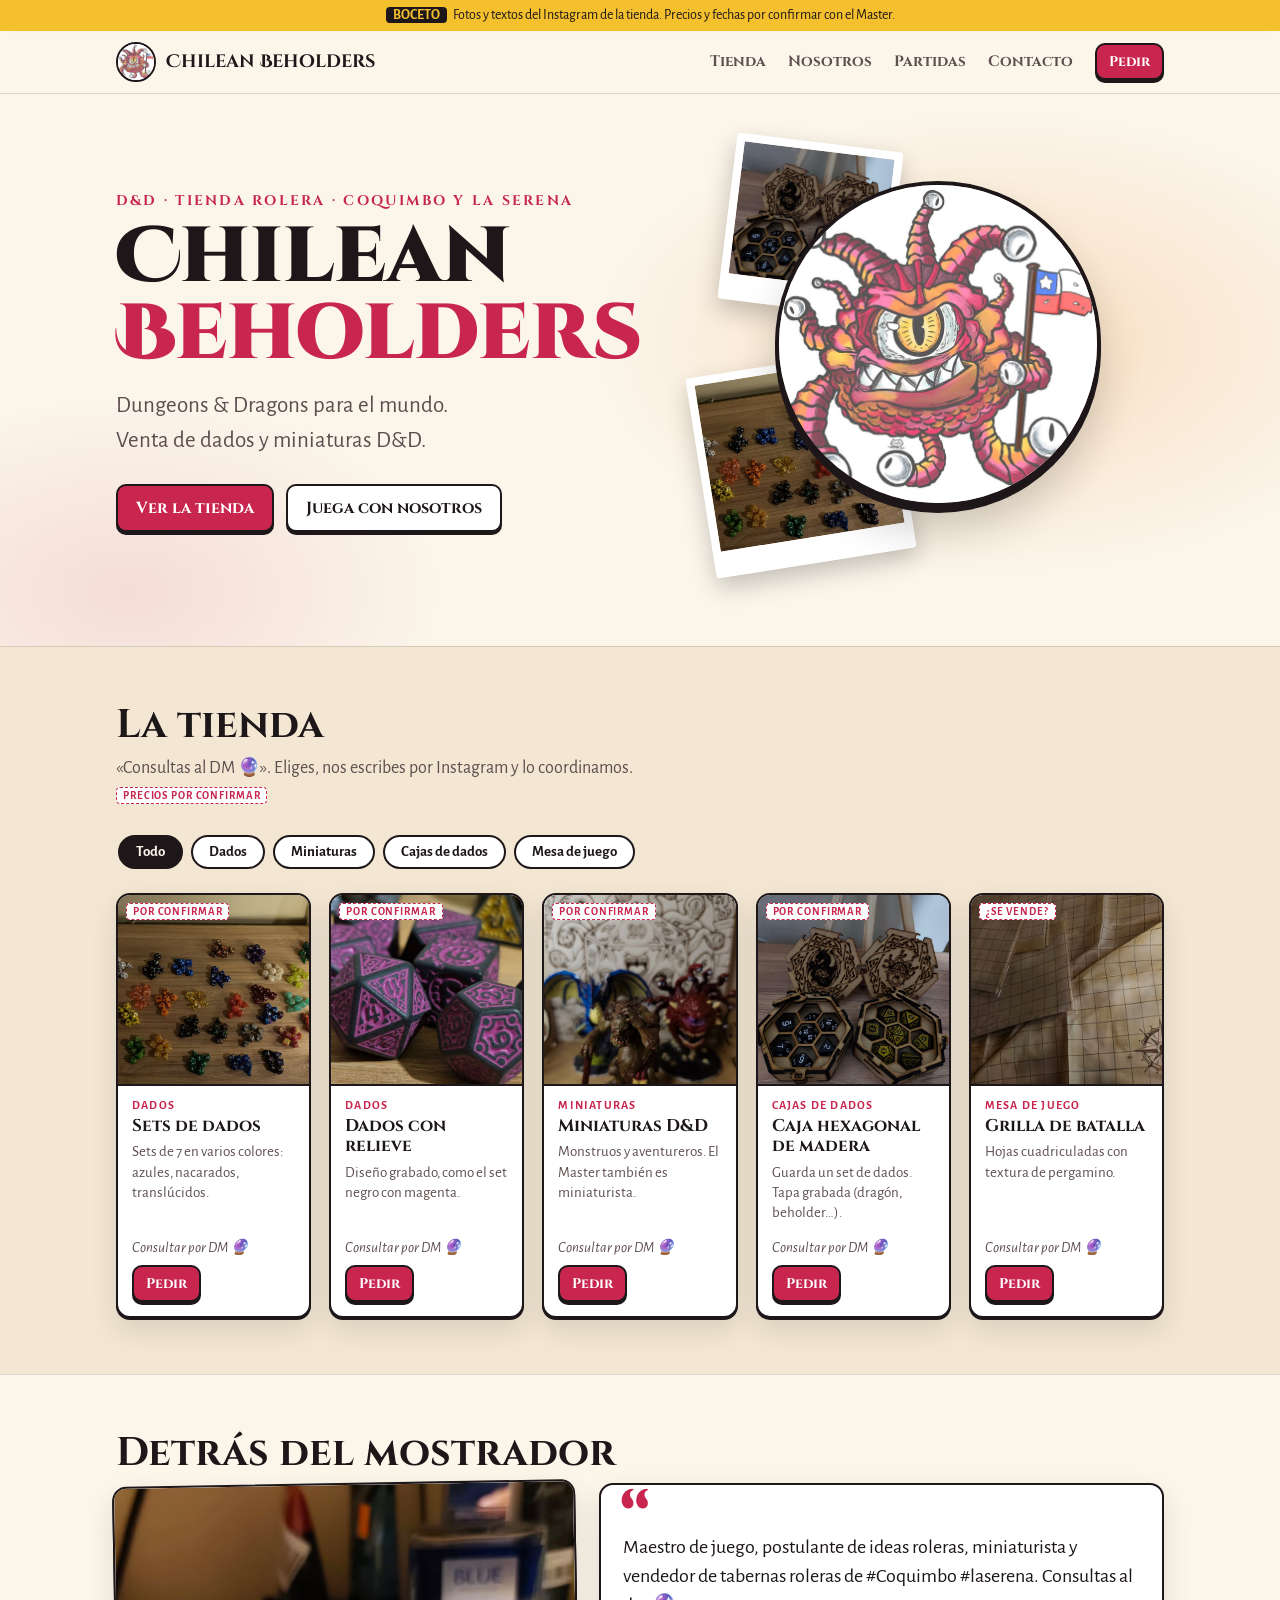
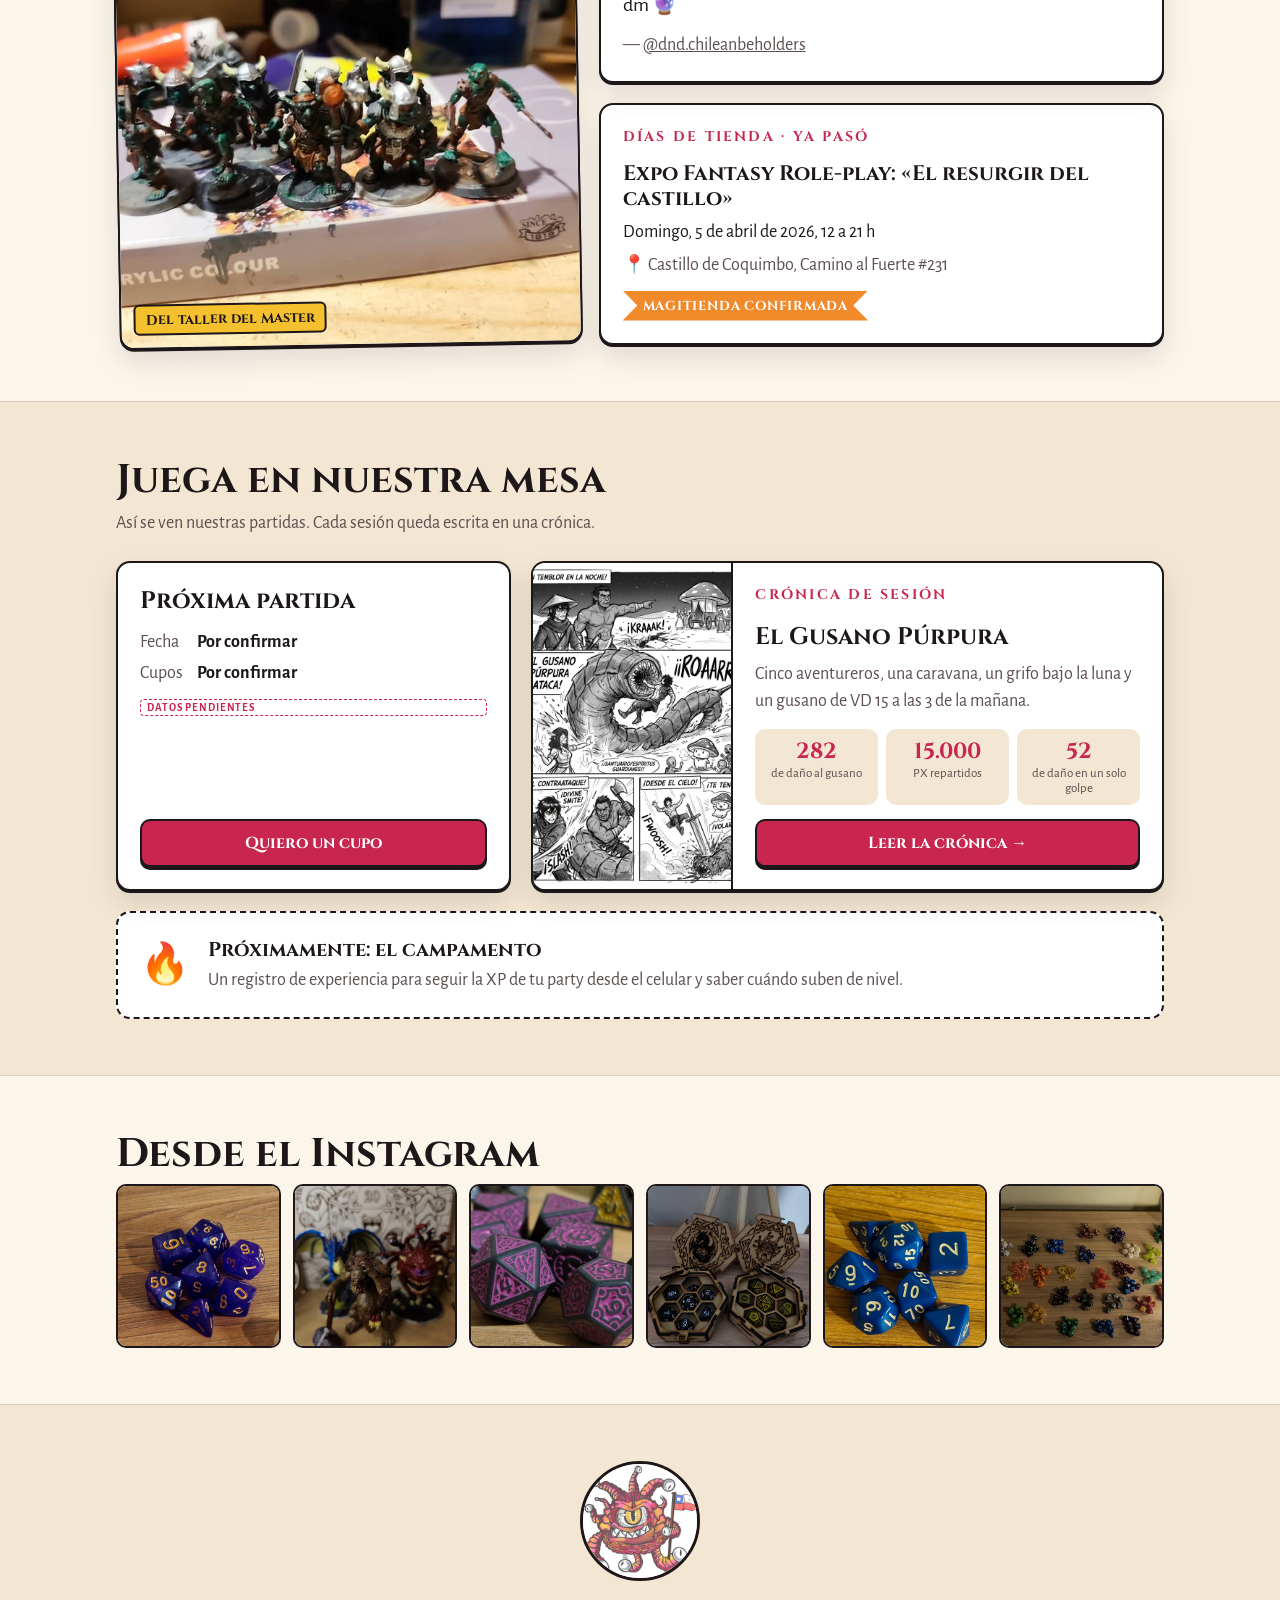
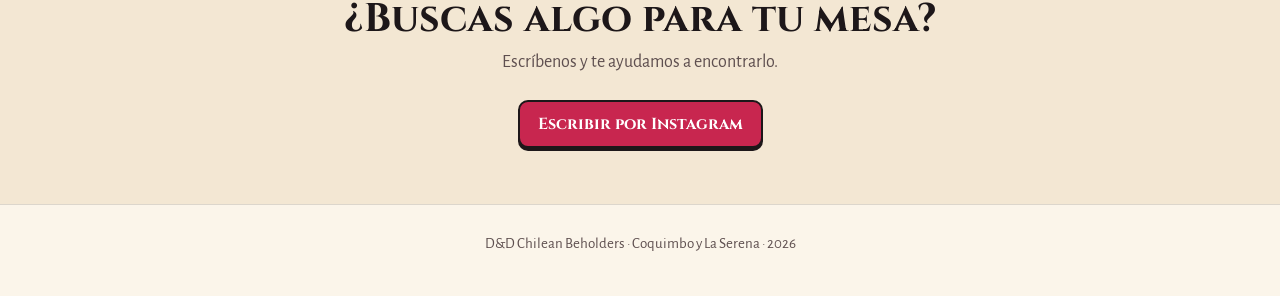
<file: index.html>
<!DOCTYPE html>
<html lang="es-CL">
<head>
<meta charset="UTF-8">
<meta name="viewport" content="width=device-width, initial-scale=1, viewport-fit=cover">
<meta name="theme-color" content="#FBF5EA" media="(prefers-color-scheme: light)">
<meta name="theme-color" content="#0E1424" media="(prefers-color-scheme: dark)">
<title>D&amp;D Chilean Beholders · Tienda rolera</title>
<meta name="description" content="Dungeons & Dragons para el mundo. Venta de dados y miniaturas D&D en Coquimbo y La Serena.">
<meta property="og:title" content="D&amp;D Chilean Beholders">
<meta property="og:description" content="Dados, miniaturas y partidas de D&D en Coquimbo y La Serena.">
<meta property="og:image" content="recursos/instagram/logo.jpg">
<link rel="icon" href="recursos/instagram/logo.jpg">
<link rel="apple-touch-icon" href="recursos/instagram/logo.jpg">
<link rel="preconnect" href="https://fonts.googleapis.com">
<link rel="preconnect" href="https://fonts.gstatic.com" crossorigin>
<link href="https://fonts.googleapis.com/css2?family=Cinzel+Decorative:wght@700;900&family=Cinzel:wght@600;700&family=Alegreya+Sans:ital,wght@0,400;0,700;1,400&display=swap" rel="stylesheet">
<link rel="stylesheet" href="css/estilo.css">
</head>
<body>

<div class="boceto" role="note"><b>BOCETO</b> Fotos y textos del Instagram de la tienda. Precios y fechas por confirmar con el Master.</div>

<header class="cab">
  <div class="envoltura">
    <a class="marca" href="#inicio" aria-label="Chilean Beholders, inicio">
      <img src="recursos/instagram/logo.jpg" alt="" width="40" height="40">
      <span>Chilean Beholders</span>
    </a>
    <nav class="menu" aria-label="Secciones">
      <a href="#tienda">Tienda</a>
      <a href="#nosotros">Nosotros</a>
      <a href="#partidas">Partidas</a>
      <a href="#contacto">Contacto</a>
    </nav>
    <a class="boton boton--chico" data-pedido href="#contacto">Pedir</a>
  </div>
</header>

<main id="inicio">
  <!-- PORTADA -->
  <section class="portada">
    <div class="envoltura">
      <div class="portada__texto">
        <p class="antetitulo">D&amp;D · Tienda rolera · <span id="zona"></span></p>
        <h1>Chilean <em>Beholders</em></h1>
        <p class="lema"><span id="lema"></span> <span id="sublema"></span></p>
        <div class="acciones">
          <a class="boton" href="#tienda">Ver la tienda</a>
          <a class="boton boton--fantasma" href="#partidas">Juega con nosotros</a>
        </div>
      </div>
      <!-- Logo real como sticker, con dos fotos de producto detrás -->
      <div class="escena" aria-hidden="true">
        <img class="polaroid polaroid--a" src="recursos/instagram/dados-surtido.jpg" alt="">
        <img class="polaroid polaroid--b" src="recursos/instagram/cajas-hex.jpg" alt="">
        <img class="sticker" src="recursos/instagram/logo.jpg" alt="">
      </div>
    </div>
  </section>

  <!-- TIENDA -->
  <section class="seccion seccion--alt" id="tienda">
    <div class="envoltura">
      <h2>La tienda</h2>
      <p class="bajada">«Consultas al DM 🔮». Eliges, nos escribes por Instagram y lo coordinamos. <span class="provisorio">precios por confirmar</span></p>
      <div class="chips" id="chips" role="group" aria-label="Filtrar por categoría"></div>
      <div class="grilla" id="productos"></div>
    </div>
  </section>

  <!-- QUIÉN + DÍAS DE TIENDA -->
  <section class="seccion" id="nosotros">
    <div class="envoltura">
      <h2>Detrás del mostrador</h2>
      <div class="nosotros">
        <figure class="tarjeta foto-taller">
          <img src="recursos/instagram/minis-orcos.jpg" alt="Miniaturas de orcos y aventureros pintadas a mano sobre la mesa de trabajo" loading="lazy">
          <figcaption>Del taller del Master</figcaption>
        </figure>
        <blockquote class="tarjeta bio">
          <p id="bio"></p>
          <footer>— <a id="bio-ig" href="#" target="_blank" rel="noopener">@dnd.chileanbeholders</a></footer>
        </blockquote>
        <div id="eventos"></div>
      </div>
    </div>
  </section>

  <!-- PARTIDAS: la vitrina promocional -->
  <section class="seccion seccion--alt" id="partidas">
    <div class="envoltura">
      <h2>Juega en nuestra mesa</h2>
      <p class="bajada">Así se ven nuestras partidas. Cada sesión queda escrita en una crónica.</p>
      <div class="partidas">
        <article class="tarjeta proxima">
          <h3>Próxima partida</h3>
          <dl>
            <dt>Fecha</dt><dd id="px-fecha"></dd>
            <dt>Cupos</dt><dd id="px-cupos"></dd>
          </dl>
          <span class="provisorio">datos pendientes</span>
          <a class="boton" data-pedido href="#contacto">Quiero un cupo</a>
        </article>
        <div id="cronicas"></div>
      </div>
      <!-- Hueco del módulo de Chaid (fase posterior) -->
      <aside class="tarjeta modulo">
        <span class="ico" aria-hidden="true">🔥</span>
        <div>
          <h3>Próximamente: el campamento</h3>
          <p>Un registro de experiencia para seguir la XP de tu party desde el celular y saber cuándo suben de nivel.</p>
        </div>
      </aside>
    </div>
  </section>

  <!-- GALERÍA -->
  <section class="seccion" id="galeria">
    <div class="envoltura">
      <h2>Desde el Instagram</h2>
      <div class="galeria" id="galeria-fotos"></div>
    </div>
  </section>

  <!-- CONTACTO -->
  <section class="seccion seccion--alt contacto" id="contacto">
    <div class="envoltura">
      <img class="contacto__logo" src="recursos/instagram/logo.jpg" alt="" width="120" height="120" loading="lazy">
      <h2>¿Buscas algo para tu mesa?</h2>
      <p class="bajada">Escríbenos y te ayudamos a encontrarlo.</p>
      <div class="acciones">
        <a class="boton" id="ig" href="#" target="_blank" rel="noopener">Escribir por Instagram</a>
        <a class="boton boton--fantasma" id="wa" href="#" target="_blank" rel="noopener" hidden>WhatsApp</a>
      </div>
    </div>
  </section>
</main>

<footer class="pie-pagina">
  <div class="envoltura">D&amp;D Chilean Beholders · <span id="zona-pie"></span> · <span id="anio"></span></div>
</footer>

<script src="datos/tienda.js" defer></script>
<script src="js/app.js" defer></script>
</body>
</html>
</file>
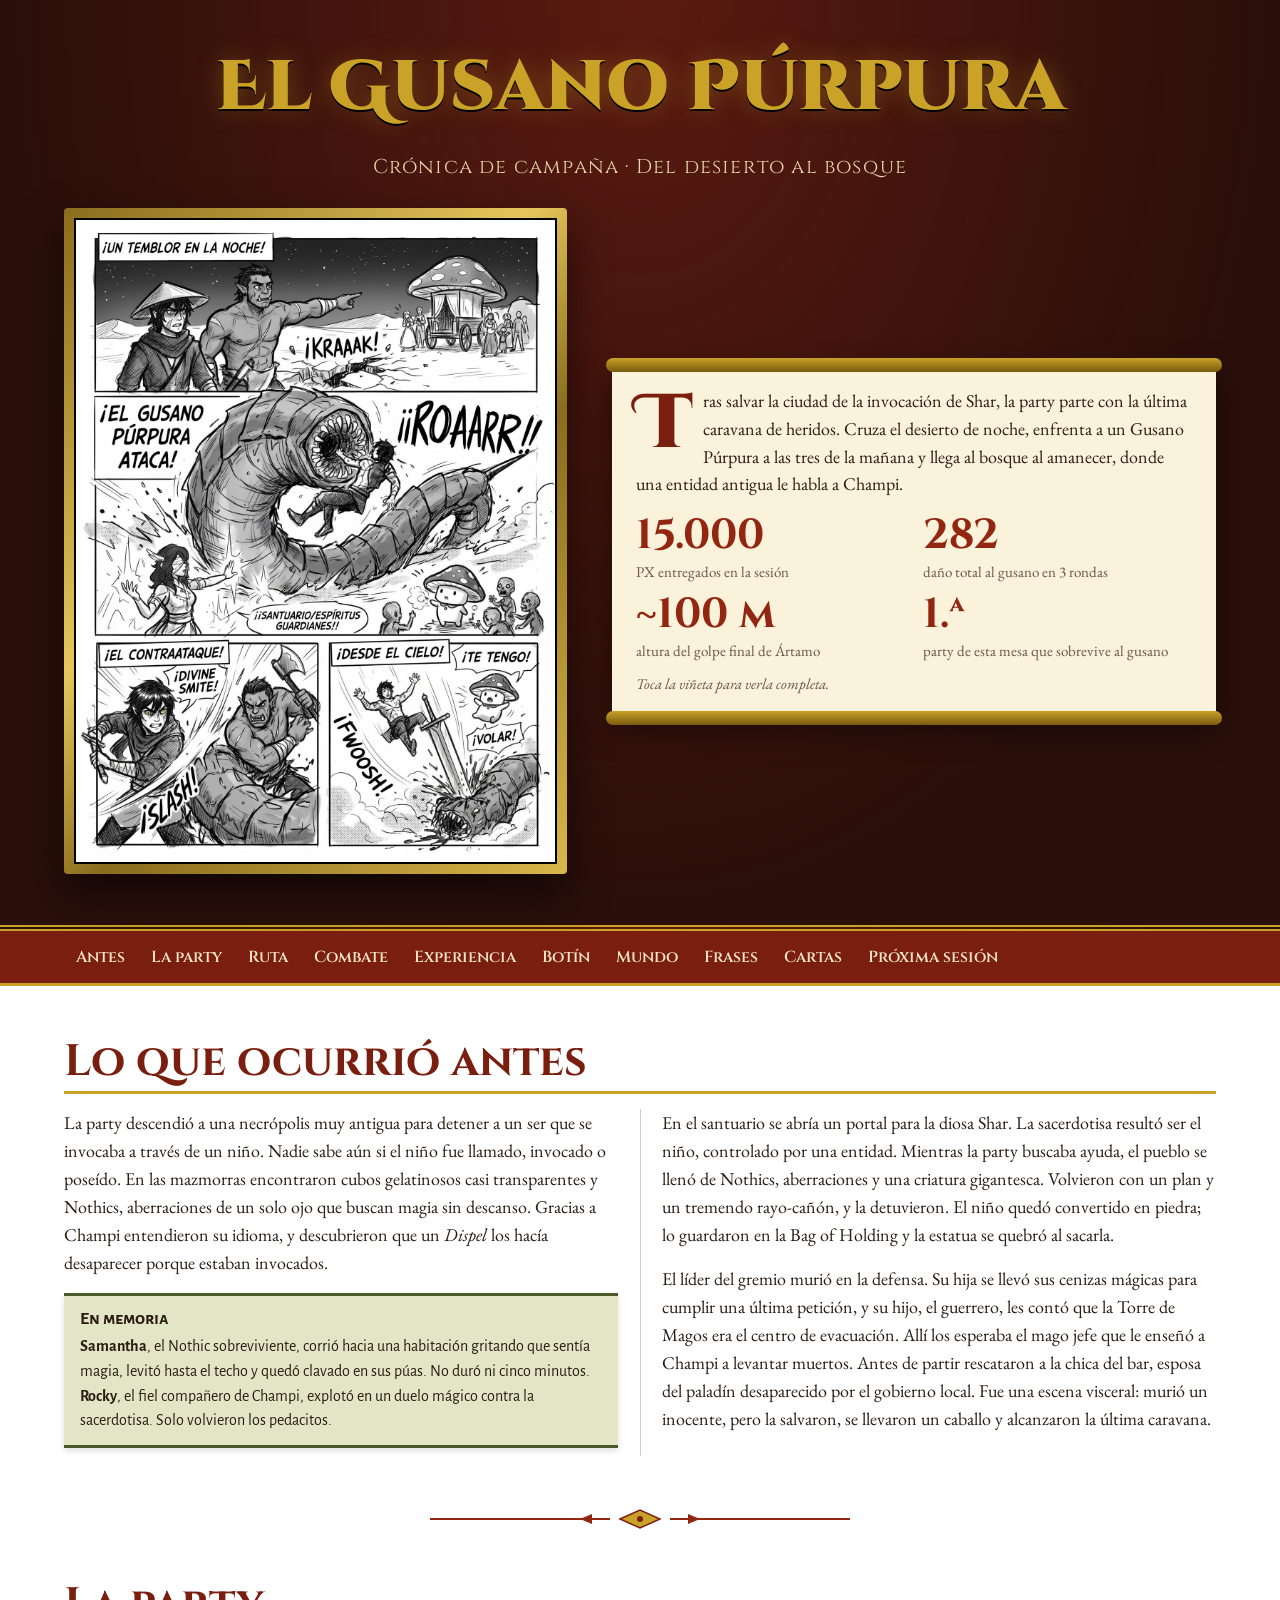
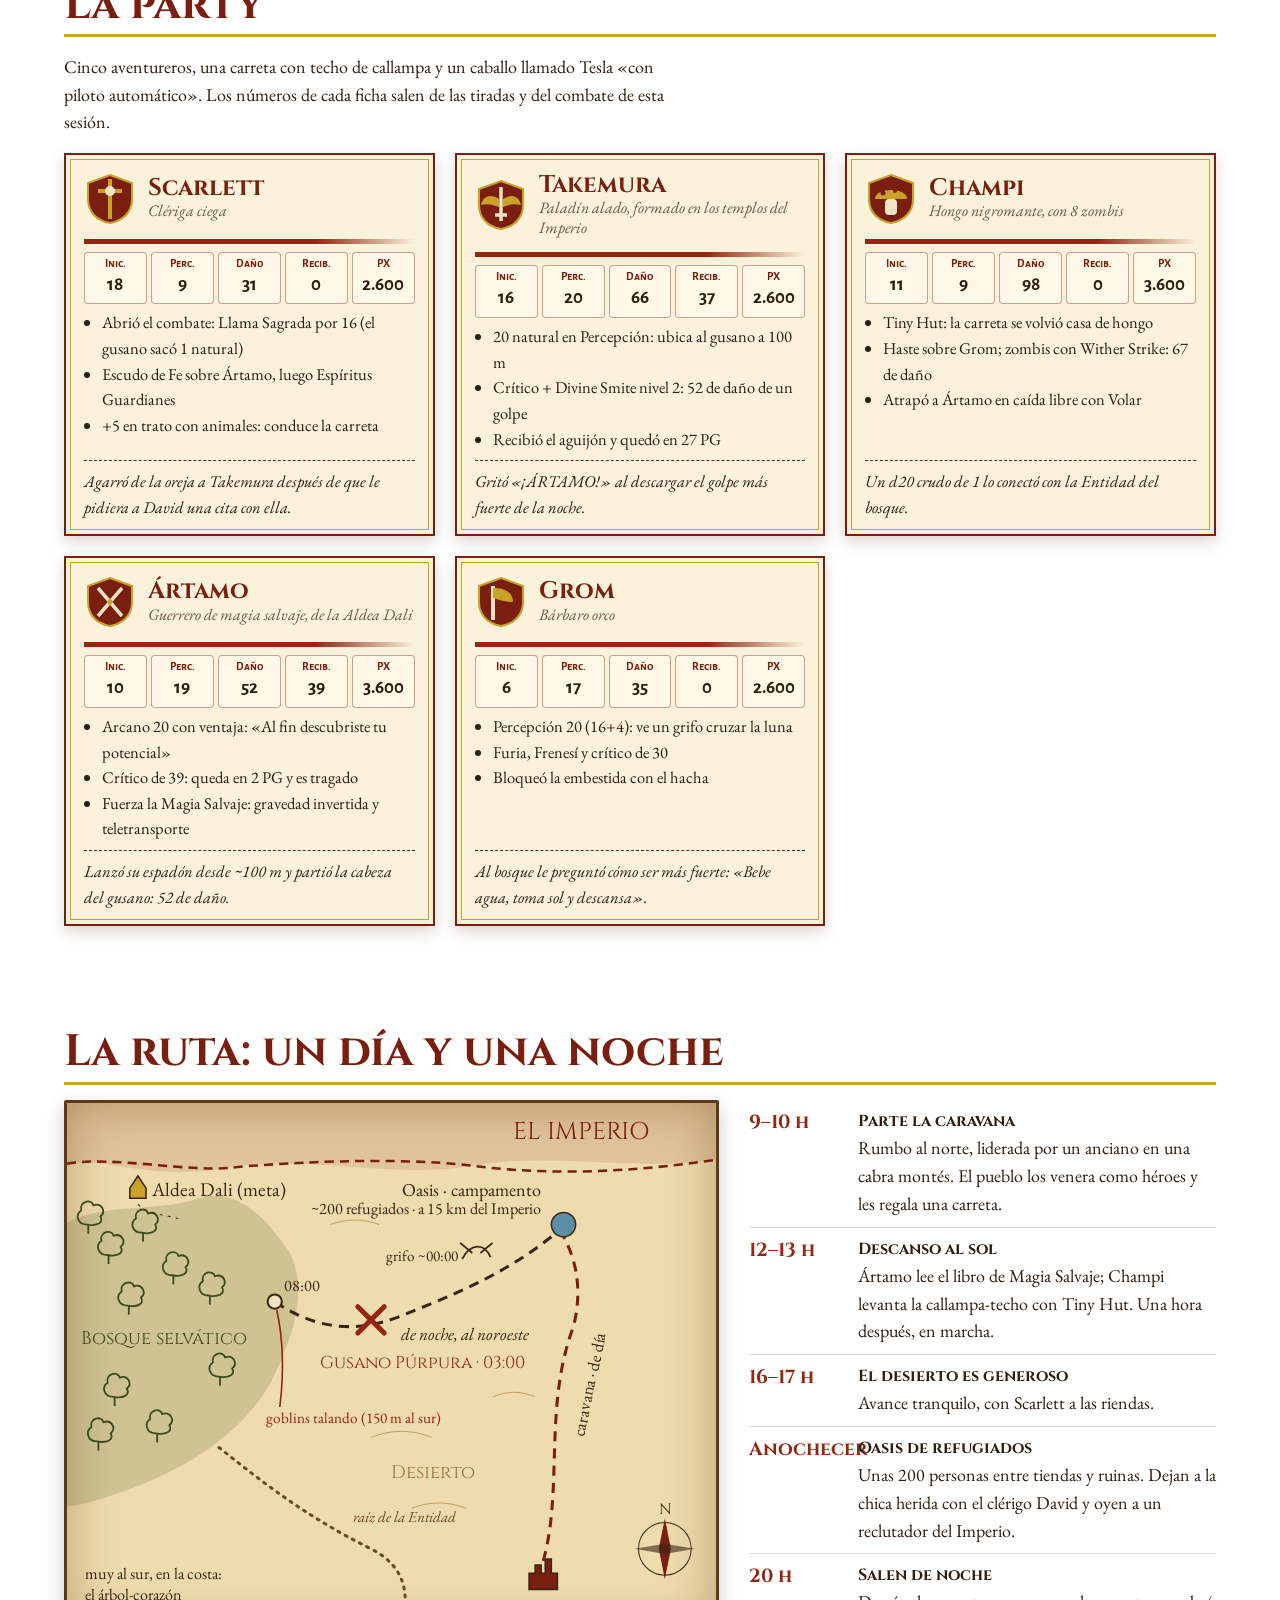
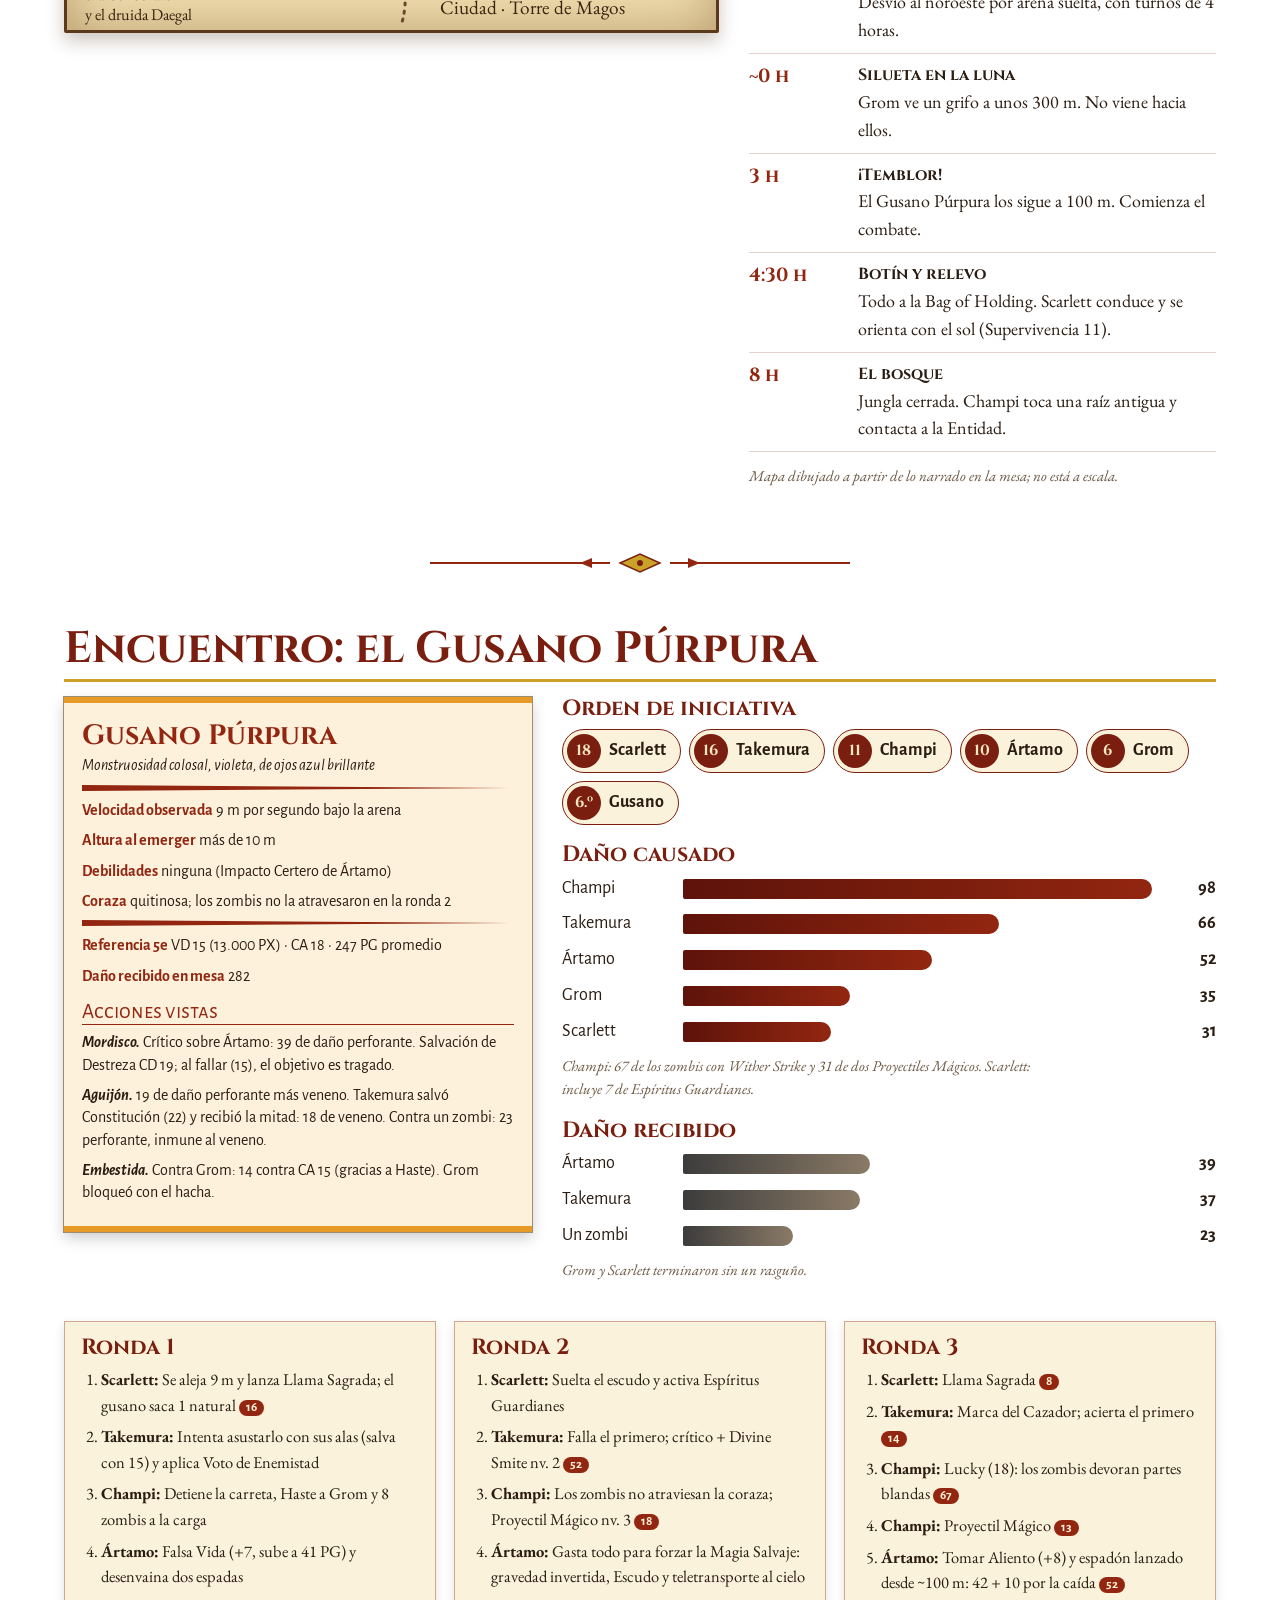
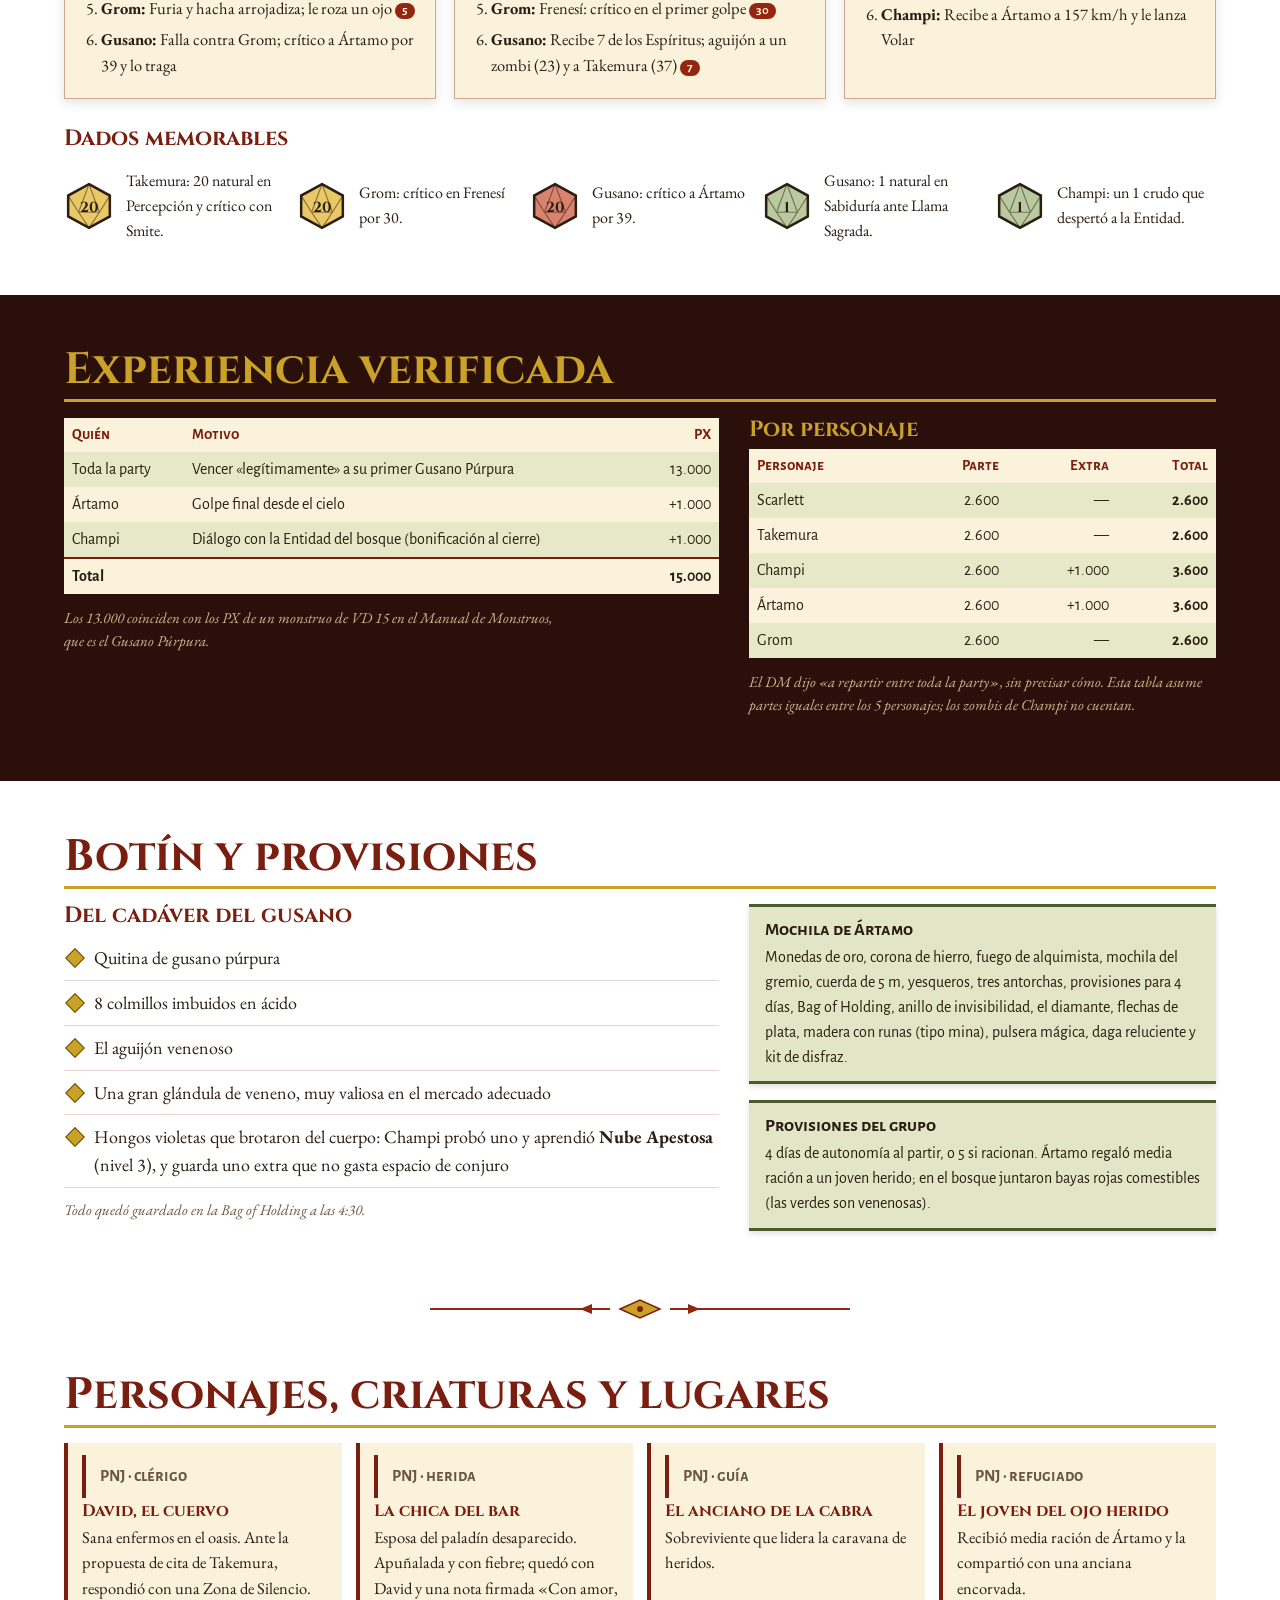
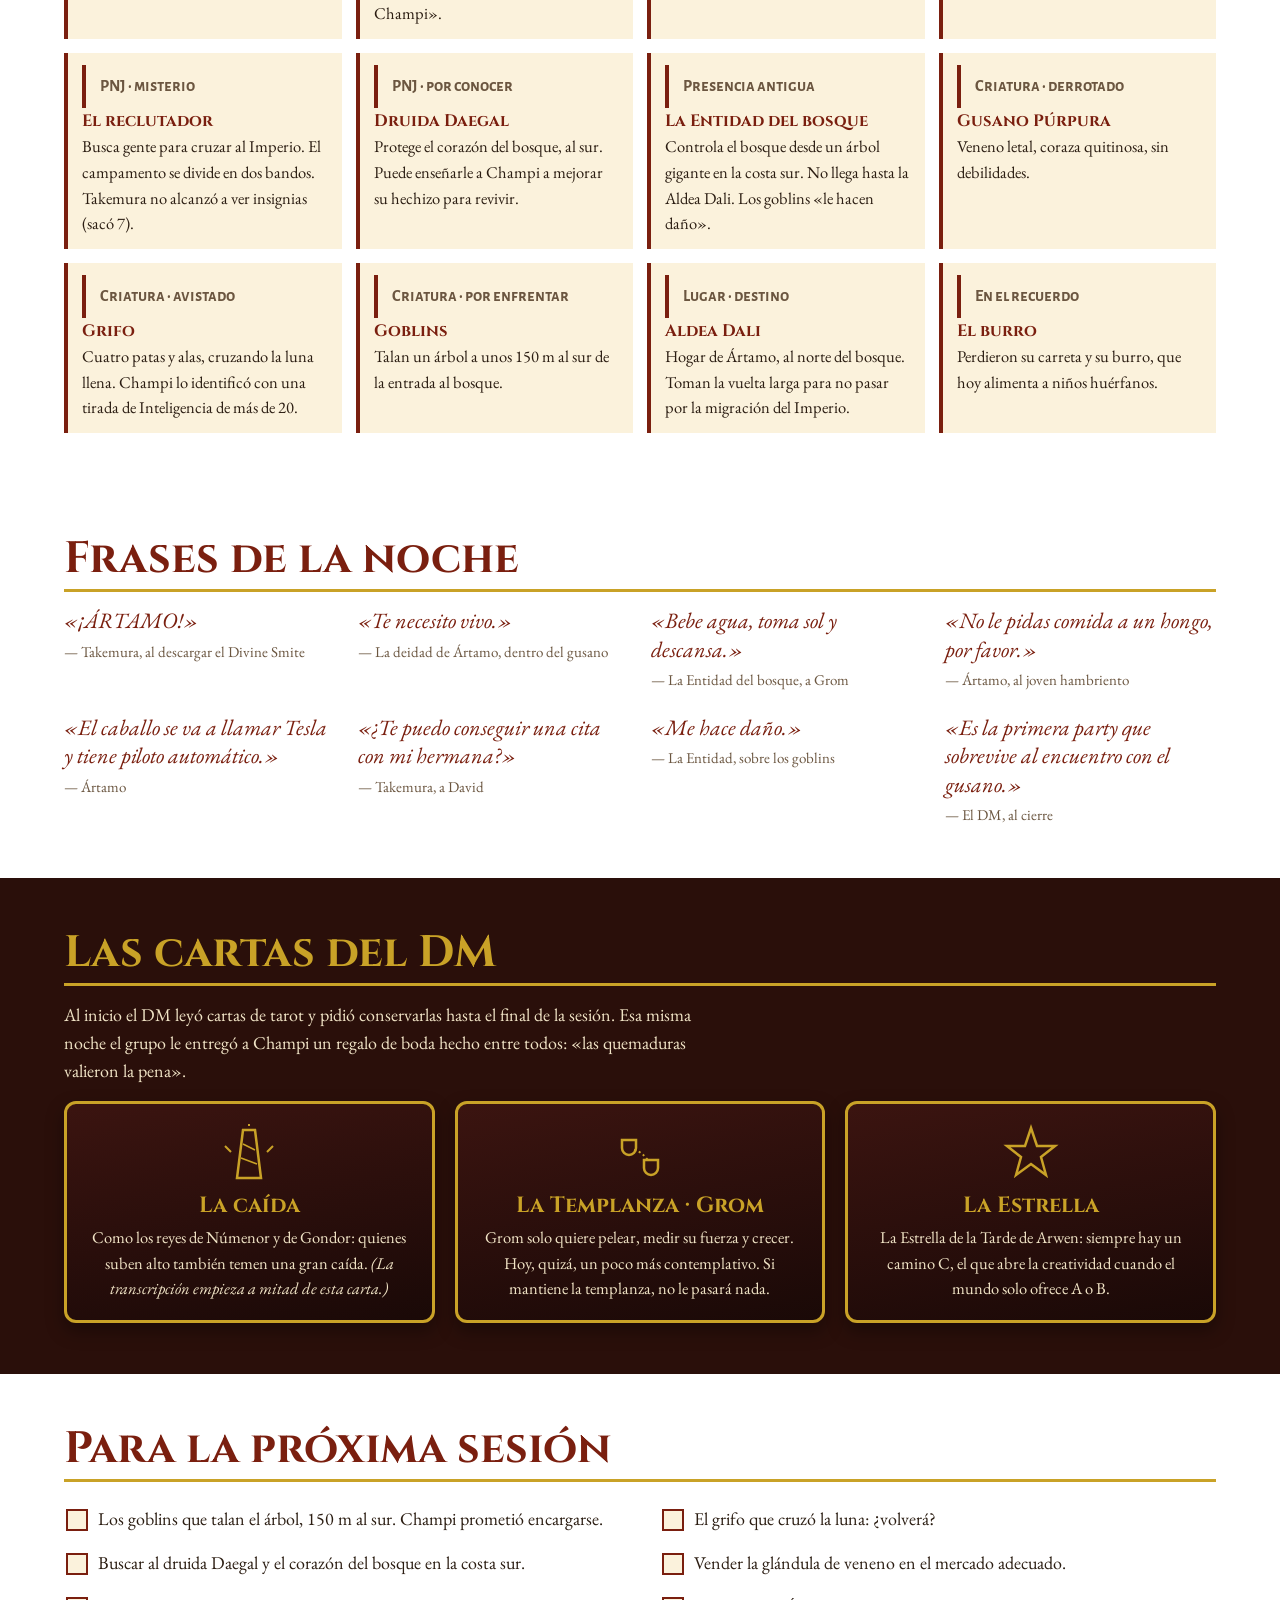
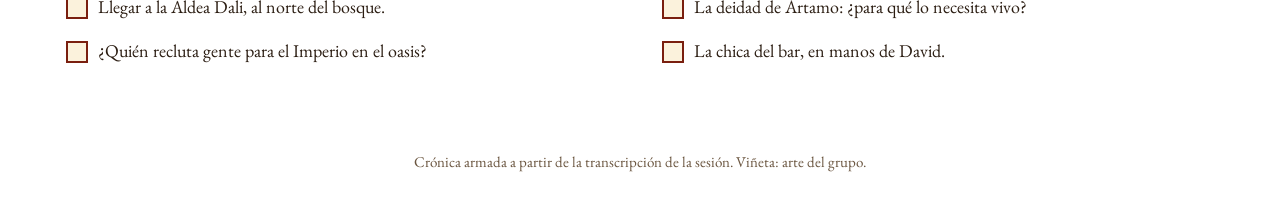
<file: cronicas/01-gusano-purpura/index.html>
<!DOCTYPE html>
<html lang="es">
<head>
<meta charset="utf-8">
<meta name="viewport" content="width=device-width, initial-scale=1">
<title>Crónica: El Gusano Púrpura</title>
<link rel="preconnect" href="https://fonts.googleapis.com">
<link rel="preconnect" href="https://fonts.gstatic.com" crossorigin>
<link href="https://fonts.googleapis.com/css2?family=Cinzel+Decorative:wght@700;900&family=Cinzel:wght@600;700&family=EB+Garamond:ital,wght@0,400;0,600;1,400&family=Alegreya+Sans:wght@400;700&family=Alegreya+Sans+SC:wght@700&display=swap" rel="stylesheet">
<style>
/* VOICE: manual de jugador de D&D, épico y cómplice, para que la mesa reviva la noche.
   IDEA: una página arrancada del libro de campaña: portada de cuero, pergamino, bloques de estadísticas y mapa en tinta.
   PICTURE: la viñeta del gusano en marco dorado; el gusano como bloque de monstruo; mapa sepia de la ruta.
   COLOUR and TYPE: pergamino, rojo sangre de dragón, oro viejo; Cinzel + EB Garamond + Alegreya Sans para los bloques.
   LAYOUT: portada de cuero, luego pergamino a dos columnas como el libro; bloques y notas laterales intercalados. */
:root{color-scheme:light;--parch:#f1e4c6;--parch2:#fbf2dc;--ink:#2b1d12;--mute:#6b5640;--red:#7a1f0f;--blood:#922610;--gold:#c9a227;--leather:#2a0f0a;--note:#e3e6c6;--noteb:#4b5a2b}
*{box-sizing:border-box;min-width:0}
body{margin:0;color:var(--ink);font:18px/1.55 "EB Garamond",Georgia,serif;overflow-x:clip;
 background:var(--parch) radial-gradient(ellipse at 15% 10%,rgba(255,250,235,.7),transparent 50%),radial-gradient(ellipse at 85% 60%,rgba(170,130,70,.18),transparent 55%),radial-gradient(ellipse at 30% 90%,rgba(150,110,60,.15),transparent 50%);background-attachment:fixed}
h1,h2,h3{font-family:Cinzel,serif;color:var(--red);line-height:1.08;text-wrap:balance;margin:0 0 .35em}
h2{font-size:clamp(30px,4.2vw,44px);border-bottom:3px solid var(--gold);padding-bottom:6px}
h3{font-size:22px}
p{margin:0 0 .9em;max-width:70ch}
a{color:var(--red)}
.band{padding:clamp(30px,4vw,60px) max(5vw,16px)}
.wrap{max-width:1240px;margin:0 auto}
.lead::first-letter{float:left;font:900 4.2em/0.82 "Cinzel Decorative",serif;color:var(--red);margin:6px 10px 0 0}
.sc{font-family:"Alegreya Sans SC",sans-serif;letter-spacing:.02em}
.note{font-size:15px;color:var(--mute);font-style:italic}
/* portada de cuero */
.cover{background:var(--leather) radial-gradient(ellipse at 50% 0%,#5a1a10,transparent 70%);color:#f1e4c6;border-bottom:6px double var(--gold)}
.cover h1{font-family:"Cinzel Decorative",serif;font-weight:900;color:var(--gold);font-size:clamp(38px,6.4vw,70px);text-align:center;text-shadow:0 2px 0 #000,0 0 24px rgba(201,162,39,.35)}
.cover .sub{text-align:center;font-family:Cinzel,serif;color:#e8d6a8;letter-spacing:.06em;margin:0 auto 26px;font-size:clamp(16px,2vw,20px)}
.hero{display:grid;grid-template-columns:minmax(0,5fr) minmax(0,6fr);gap:clamp(20px,3.5vw,52px);align-items:center}
.frame{display:block;padding:10px;background:linear-gradient(135deg,#8a6d1c,#e6c65c 40%,#8a6d1c 60%,#d9b74a);border:0;border-radius:4px;box-shadow:0 18px 40px rgba(0,0,0,.6);cursor:zoom-in;transition:transform .3s}
.frame:hover,.frame:focus-visible{transform:translateY(-4px);outline:3px solid #f1e4c6}
.frame img{display:block;width:100%;height:auto;border:2px solid #000}
.scroll-card{background:var(--parch2);color:var(--ink);border-radius:3px;padding:22px 24px;box-shadow:0 10px 30px rgba(0,0,0,.5);position:relative}
.scroll-card:before,.scroll-card:after{content:"";position:absolute;left:-6px;right:-6px;height:14px;background:linear-gradient(#c9a227,#7a5a10);border-radius:7px}
.scroll-card:before{top:-7px}.scroll-card:after{bottom:-7px}
.kpis{display:grid;grid-template-columns:repeat(2,minmax(0,1fr));gap:10px 18px;margin:14px 0 4px}
.kpi b{display:block;font:700 clamp(30px,4.4vw,42px)/1 Cinzel,serif;color:var(--blood)}
.kpi span{font-size:15px;color:var(--mute)}
@media(max-width:700px){.hero{grid-template-columns:1fr}}
/* navegación */
nav{position:sticky;top:0;z-index:5;background:var(--red);border-bottom:3px solid var(--gold)}
.scroll{overflow-x:auto;display:flex;gap:2px;padding:4px max(5vw,16px);white-space:nowrap}
.scroll a{flex:none;color:#f6e7c1;text-decoration:none;font:600 16px Cinzel,serif;padding:10px 12px;min-height:44px;display:flex;align-items:center;border-radius:3px}
.scroll a:hover,.scroll a:focus-visible{background:rgba(0,0,0,.25);outline:2px solid var(--gold)}
@media(max-width:900px){nav{position:static}}
html{scroll-padding-top:70px;scroll-behavior:smooth}
@media(prefers-reduced-motion:reduce){html{scroll-behavior:auto}}
.orn{display:block;width:min(420px,80%);height:22px;margin:0 auto}
/* dos columnas tipo libro */
.book{columns:2 340px;column-gap:44px;column-rule:1px solid rgba(122,31,15,.25)}
.book>*{break-inside:avoid}
.aside{background:var(--note);border-top:3px solid var(--noteb);border-bottom:3px solid var(--noteb);padding:12px 16px;margin:0 0 1em;font-family:"Alegreya Sans",sans-serif;font-size:16px;box-shadow:0 3px 6px rgba(0,0,0,.12)}
.aside h3{font:700 18px "Alegreya Sans SC",sans-serif;color:var(--ink);margin-bottom:4px}
/* fichas */
.sheets{display:grid;grid-template-columns:repeat(auto-fit,minmax(min(100%,300px),1fr));gap:20px}
.sheet{background:var(--parch2);border:2px solid var(--red);outline:1px solid var(--gold);outline-offset:-7px;padding:18px 18px 14px;box-shadow:0 6px 14px rgba(60,30,10,.18);display:flex;flex-direction:column}
.sheet header{display:flex;gap:12px;align-items:center;margin-bottom:6px}
.sheet header svg{flex:none;width:52px;height:52px}
.sheet h3{margin:0;font-size:24px}
.sheet .cls{font-style:italic;color:var(--mute);font-size:16px;line-height:1.25}
.line{height:5px;margin:8px 0;background:linear-gradient(90deg,var(--blood),var(--blood) 70%,transparent)}
.abil{display:grid;grid-template-columns:repeat(5,minmax(0,1fr));gap:4px;text-align:center;font-family:"Alegreya Sans",sans-serif}
.abil div{border:1px solid rgba(122,31,15,.4);border-radius:4px;padding:4px 2px;background:#fff8e6}
.abil small{display:block;font:700 11.5px "Alegreya Sans SC",sans-serif;color:var(--red)}
.abil b{font-size:19px}
.sheet ul{margin:6px 0 8px;padding-left:18px;font-size:16.5px}
.sheet .star{margin-top:auto;font-style:italic;border-top:1px dashed var(--red);padding-top:8px;font-size:16.5px}
/* ruta */
.route{display:grid;grid-template-columns:minmax(0,7fr) minmax(0,5fr);gap:30px;align-items:start}
.map{margin:0;background:#efdcae;border:3px solid #5a3a1a;box-shadow:inset 0 0 50px rgba(120,80,30,.45),0 8px 18px rgba(60,30,10,.25);border-radius:2px}
.map svg{display:block;width:100%;height:auto}
.times{list-style:none;margin:0;padding:0}
.times li{display:grid;grid-template-columns:5.4em minmax(0,1fr);gap:12px;padding:9px 0;border-bottom:1px solid rgba(122,31,15,.2)}
.times time{font:700 19px Cinzel,serif;color:var(--blood);white-space:nowrap}
.times b{display:block;font-family:Cinzel,serif;font-size:16px}
@media(max-width:820px){.route{grid-template-columns:1fr}}
/* bloque de monstruo */
.combat{display:grid;grid-template-columns:minmax(0,5fr) minmax(0,7fr);gap:30px;align-items:start}
.stat{background:#fdf1dc;font:16px/1.4 "Alegreya Sans",sans-serif;padding:14px 18px;border-top:6px solid #e69a28;border-bottom:6px solid #e69a28;box-shadow:0 0 0 1px #9c8c72,0 6px 14px rgba(0,0,0,.2)}
.stat h3{font:700 28px Cinzel,serif;color:var(--blood);margin:0}
.stat .t{font-style:italic;margin-bottom:6px}
.stat .red{color:var(--blood)}
.taper{display:block;width:100%;height:6px;margin:8px 0}
.stat p{margin:0 0 .5em}
.stat h4{font:400 21px "Alegreya Sans SC",sans-serif;color:var(--blood);border-bottom:1px solid var(--blood);margin:12px 0 6px}
.bars .bar{display:grid;grid-template-columns:6.2em minmax(0,1fr) 3em;gap:10px;align-items:center;margin:8px 0;font-family:"Alegreya Sans",sans-serif}
.bar i{display:block;height:20px;width:var(--w);background:linear-gradient(90deg,#5e130a,var(--blood));border-radius:2px 10px 10px 2px;transform-origin:left;animation:grow 1s ease-out both}
.bar i.g{background:linear-gradient(90deg,#3c3c3c,#8a7a66)}
.bar em{font-style:normal;font-weight:700;text-align:right;white-space:nowrap}
@keyframes grow{from{transform:scaleX(0)}}
@media(prefers-reduced-motion:reduce){.bar i{animation:none}}
.init{display:flex;flex-wrap:wrap;gap:8px;list-style:none;padding:0;margin:6px 0 18px}
.init li{display:flex;align-items:center;gap:8px;background:var(--parch2);border:1px solid var(--red);border-radius:30px;padding:4px 14px 4px 4px;font-family:"Alegreya Sans",sans-serif;font-weight:700}
.init li span{width:34px;height:34px;border-radius:50%;background:var(--red);color:#f6e7c1;display:grid;place-items:center;font:700 15px Cinzel,serif}
.rounds{display:grid;grid-template-columns:repeat(3,minmax(0,1fr));gap:18px;margin-top:26px}
.round{background:var(--parch2);border:1px solid rgba(122,31,15,.35);padding:14px 16px;box-shadow:0 4px 10px rgba(60,30,10,.12)}
.round ol{margin:0;padding-left:20px;font-size:16.5px}.round li{margin:6px 0}
.dmg{display:inline-block;font:700 13px "Alegreya Sans",sans-serif;background:var(--blood);color:#fff3d6;padding:0 7px;border-radius:9px;white-space:nowrap}
.dice{display:grid;grid-template-columns:repeat(auto-fit,minmax(min(100%,210px),1fr));gap:12px;margin-top:18px}
.die{display:flex;gap:12px;align-items:center;font-size:16px}
.die svg{flex:none;width:50px;height:50px}
@media(max-width:900px){.rounds,.combat{grid-template-columns:1fr}}
/* tablas */
table{border-collapse:collapse;width:100%;font:16px "Alegreya Sans",sans-serif}
th{font:700 15px "Alegreya Sans SC",sans-serif;color:var(--red);text-align:left;padding:8px}
td{padding:8px;vertical-align:top}
tbody tr:nth-child(odd){background:rgba(224,229,193,.75)}
td.n,th.n{text-align:right;white-space:nowrap}
tfoot td{font-weight:700;border-top:2px solid var(--red)}
.loot{display:grid;grid-template-columns:minmax(0,7fr) minmax(0,5fr);gap:30px}
.items{list-style:none;padding:0;margin:0}
.items li{padding:8px 0 8px 30px;position:relative;border-bottom:1px solid rgba(122,31,15,.18)}
.items li:before{content:"";position:absolute;left:4px;top:15px;width:12px;height:12px;background:var(--gold);transform:rotate(45deg);border:1px solid #6b4f0e}
@media(max-width:820px){.loot{grid-template-columns:1fr}}
/* mundo */
.who{display:grid;grid-template-columns:repeat(auto-fit,minmax(min(100%,270px),1fr));gap:14px}
.who div{background:var(--parch2);padding:12px 14px;border-left:4px solid var(--red);font-size:16.5px}
.who b{font-family:Cinzel,serif;color:var(--red)}
.tag{font:700 12.5px "Alegreya Sans SC",sans-serif;color:var(--mute)}
.quotes{display:grid;grid-template-columns:repeat(auto-fit,minmax(min(100%,270px),1fr));gap:22px}
.quotes figure{margin:0}
.quotes blockquote{margin:0;font-size:22px;font-style:italic;line-height:1.3;color:var(--red)}
.quotes figcaption{font-size:15px;color:var(--mute);margin-top:4px}
.tarot{display:grid;grid-template-columns:repeat(auto-fit,minmax(min(100%,220px),1fr));gap:20px}
.tc{background:linear-gradient(170deg,#3b1410,#1a0907);color:#f1e4c6;border:3px solid var(--gold);border-radius:12px;padding:18px;text-align:center;box-shadow:0 8px 18px rgba(0,0,0,.35)}
.tc svg{width:64px;height:64px;display:block;margin:0 auto 8px}
.tc h3{color:var(--gold)}
.tc p{font-size:16.5px;margin:0 auto}
.hooks{list-style:none;padding:0;margin:0;columns:2 320px;column-gap:40px}
.hooks li{break-inside:avoid;padding:8px 0 8px 34px;position:relative}
.hooks li:before{content:"";position:absolute;left:2px;top:12px;width:18px;height:18px;border:2px solid var(--red);background:var(--parch2)}
.dark{background:var(--leather);color:#f1e4c6}.dark h2{color:var(--gold)}.dark .note{color:#cdb98d}
footer{text-align:center;padding:26px 16px 40px;font-size:15px;color:var(--mute)}
.lb{position:fixed;inset:0;background:rgba(15,5,3,.93);display:none;z-index:20;overflow:auto;padding:16px}
.lb.on{display:block}
.lb img{display:block;max-width:min(100%,1000px);height:auto;margin:50px auto 16px;border:6px solid var(--gold)}
.lb button{position:fixed;top:12px;right:12px;min-height:44px;font:700 16px Cinzel,serif;background:var(--gold);color:#2a0f0a;border:2px solid #000;border-radius:4px;padding:6px 16px;cursor:pointer}
@media(max-width:600px){body{font-size:17px}table{font-size:14px}.stack thead{display:none}.stack tr{display:grid;padding-block:8px}.stack td{display:flow-root;border:0;padding:2px 0;padding-inline-start:8em;text-align:start}.stack td::before{content:attr(data-l);float:inline-start;width:7.5em;margin-inline-start:-8em;white-space:normal;font-weight:700;color:var(--red)}.stack td:empty{display:none}}
</style><script>new MutationObserver(()=>{for(const c of document.querySelectorAll('.stack td:not([data-l])')){let i=0,p=c;while(p=p.previousElementSibling)i+=p.colSpan;c.dataset.l=c.closest('table').rows[0].cells[i]?.textContent||''}}).observe(document,{childList:true,subtree:true})</script>
</head>
<body>
<svg width="0" height="0" style="position:absolute" aria-hidden="true">
 <defs>
  <symbol id="orn" viewBox="0 0 420 22"><path d="M0 11H180M240 11H420" stroke="#922610" stroke-width="2"/><path d="M190 11l20-9 20 9-20 9z" fill="#c9a227" stroke="#7a1f0f" stroke-width="1.5"/><circle cx="210" cy="11" r="3" fill="#7a1f0f"/><path d="M150 11l12-5v10zM270 11l-12-5v10z" fill="#922610"/></symbol>
  <symbol id="taper" viewBox="0 0 400 6" preserveAspectRatio="none"><polyline points="0,0 400,3 0,6" fill="#922610"/></symbol>
  <symbol id="d20" viewBox="0 0 48 48"><path d="M24 3 44 14v20L24 45 4 34V14Z" stroke="#2b1d12" stroke-width="2.4"/><path d="M24 3 14 30h20Zm-10 27L4 14m30 16 10-16M14 30l10 15 10-15" stroke="#2b1d12" stroke-width="1.1" fill="none" opacity=".5"/></symbol>
 </defs>
</svg>

<header class="cover band">
 <div class="wrap">
  <h1>El Gusano Púrpura</h1>
  <p class="sub">Crónica de campaña · Del desierto al bosque</p>
  <div class="hero">
   <button class="frame" id="cover" aria-label="Ver la viñeta en grande">
    <img src="vineta-gusano.jpg" width="1344" height="1800" alt="Página de cómic: el gusano púrpura emerge de noche, traga a Ártamo, Takemura y Grom contraatacan, y Ártamo cae del cielo con su espada mientras Champi lanza Volar.">
   </button>
   <div class="scroll-card">
    <p class="lead">Tras salvar la ciudad de la invocación de Shar, la party parte con la última caravana de heridos. Cruza el desierto de noche, enfrenta a un Gusano Púrpura a las tres de la mañana y llega al bosque al amanecer, donde una entidad antigua le habla a Champi.</p>
    <div class="kpis">
     <div class="kpi"><b>15.000</b><span>PX entregados en la sesión</span></div>
     <div class="kpi"><b>282</b><span>daño total al gusano en 3 rondas</span></div>
     <div class="kpi"><b>~100 m</b><span>altura del golpe final de Ártamo</span></div>
     <div class="kpi"><b>1.ª</b><span>party de esta mesa que sobrevive al gusano</span></div>
    </div>
    <p class="note" style="margin:8px 0 0">Toca la viñeta para verla completa.</p>
   </div>
  </div>
 </div>
</header>

<nav aria-label="Secciones"><div class="scroll">
 <a href="#antes">Antes</a><a href="#party">La party</a><a href="#ruta">Ruta</a><a href="#combate">Combate</a><a href="#px">Experiencia</a><a href="#botin">Botín</a><a href="#mundo">Mundo</a><a href="#frases">Frases</a><a href="#cartas">Cartas</a><a href="#ganchos">Próxima sesión</a>
</div></nav>

<section class="band" id="antes"><div class="wrap">
 <h2>Lo que ocurrió antes</h2>
 <div class="book">
  <p>La party descendió a una necrópolis muy antigua para detener a un ser que se invocaba a través de un niño. Nadie sabe aún si el niño fue llamado, invocado o poseído. En las mazmorras encontraron cubos gelatinosos casi transparentes y Nothics, aberraciones de un solo ojo que buscan magia sin descanso. Gracias a Champi entendieron su idioma, y descubrieron que un <i>Dispel</i> los hacía desaparecer porque estaban invocados.</p>
  <div class="aside"><h3>En memoria</h3><b>Samantha</b>, el Nothic sobreviviente, corrió hacia una habitación gritando que sentía magia, levitó hasta el techo y quedó clavado en sus púas. No duró ni cinco minutos. <b>Rocky</b>, el fiel compañero de Champi, explotó en un duelo mágico contra la sacerdotisa. Solo volvieron los pedacitos.</div>
  <p>En el santuario se abría un portal para la diosa Shar. La sacerdotisa resultó ser el niño, controlado por una entidad. Mientras la party buscaba ayuda, el pueblo se llenó de Nothics, aberraciones y una criatura gigantesca. Volvieron con un plan y un tremendo rayo-cañón, y la detuvieron. El niño quedó convertido en piedra; lo guardaron en la Bag of Holding y la estatua se quebró al sacarla.</p>
  <p>El líder del gremio murió en la defensa. Su hija se llevó sus cenizas mágicas para cumplir una última petición, y su hijo, el guerrero, les contó que la Torre de Magos era el centro de evacuación. Allí los esperaba el mago jefe que le enseñó a Champi a levantar muertos. Antes de partir rescataron a la chica del bar, esposa del paladín desaparecido por el gobierno local. Fue una escena visceral: murió un inocente, pero la salvaron, se llevaron un caballo y alcanzaron la última caravana.</p>
 </div>
</div></section>

<svg class="orn"><use href="#orn"/></svg>

<section class="band" id="party"><div class="wrap">
 <h2>La party</h2>
 <p>Cinco aventureros, una carreta con techo de callampa y un caballo llamado Tesla «con piloto automático». Los números de cada ficha salen de las tiradas y del combate de esta sesión.</p>
 <div class="sheets" id="sheets"></div>
</div></section>

<section class="band" id="ruta"><div class="wrap">
 <h2>La ruta: un día y una noche</h2>
 <div class="route">
  <figure class="map">
   <svg viewBox="0 0 640 520" role="img" aria-label="Mapa boceto: ciudad al sur, caravana al norte hasta el oasis cerca del Imperio, desvío nocturno al noroeste por el desierto donde atacó el gusano, y entrada al bosque; la Aldea Dali al norte del bosque y el corazón del bosque muy al sur.">
    <g font-family="EB Garamond" fill="#3b2410">
    <path d="M0 0H640V56C560 68 480 48 400 62S240 50 160 64 40 52 0 60Z" fill="#7a1f0f" opacity=".12"/>
    <path d="M0 60C40 52 120 68 160 64S320 52 400 62 560 68 640 56" stroke="#7a1f0f" stroke-width="2.5" stroke-dasharray="9 6" fill="none"/>
    <text x="440" y="36" font-family="Cinzel" font-size="24" fill="#7a1f0f">EL IMPERIO</text>
    <path d="M0 118C40 98 90 108 130 94 170 82 200 118 220 148 240 188 220 238 200 278 170 328 120 358 70 378 40 390 10 398 0 398Z" fill="#5b6b2e" opacity=".22"/>
    <g fill="none" stroke="#3d4a1c" stroke-width="1.8">
     <defs><g id="tree"><path d="M0 0c-10 0-12-10-6-14-2-9 10-12 12-5 8-3 13 6 7 11 4 6-4 10-13 8Z"/><path d="M1 0v9"/></g></defs>
     <use href="#tree" x="40" y="150"/><use href="#tree" x="74" y="128"/><use href="#tree" x="104" y="170"/><use href="#tree" x="60" y="200"/><use href="#tree" x="140" y="190"/><use href="#tree" x="30" y="334"/><use href="#tree" x="46" y="290"/><use href="#tree" x="150" y="270"/><use href="#tree" x="88" y="326"/><use href="#tree" x="20" y="120"/>
    </g>
    <text x="14" y="238" font-family="Cinzel" font-size="18" fill="#3d4a1c">Bosque selvático</text>
    <g stroke="#a07a3a" fill="none" opacity=".6"><path d="M300 330c20-8 40-8 60 0M420 290c14-6 28-6 42 0M340 400c18-7 36-7 54 0M260 120c16-6 32-6 48 0"/></g>
    <text x="320" y="370" font-family="Cinzel" font-size="18" fill="#8a6a30" opacity=".9">Desierto</text>
    <path d="M62 84l8-12 8 12v10H62Z" fill="#c9a227" stroke="#3b2410" stroke-width="1.5"/>
    <text x="84" y="92" font-size="19">Aldea Dali (meta)</text>
    <path d="M70 100C80 110 96 110 110 114" stroke="#3b2410" stroke-dasharray="3 5" fill="none"/>
    <g transform="translate(470 470)"><path d="M-14 10V-6h6v-8h6v8h4v-14h6v14h6V10Z" fill="#7a1f0f" stroke="#3b2410" stroke-width="1.5"/></g>
    <text x="368" y="504" font-size="19">Ciudad · Torre de Magos</text>
    <path d="M470 452C490 380 470 300 500 220 510 180 500 150 490 132" stroke="#7a1f0f" stroke-width="3" stroke-dasharray="10 7" fill="none"/>
    <text x="510" y="330" font-size="17" transform="rotate(-78 510 330)">caravana · de día</text>
    <circle cx="490" cy="120" r="12" fill="#5b8fa8" stroke="#3b2410" stroke-width="1.5"/>
    <text x="468" y="92" text-anchor="end" font-size="18">Oasis · campamento</text>
    <text x="468" y="110" text-anchor="end" font-size="16">~200 refugiados · a 15 km del Imperio</text>
    <path d="M478 132C430 170 380 190 330 210 280 230 240 220 205 196" stroke="#3b2410" stroke-width="3" stroke-dasharray="10 7" fill="none"/>
    <text x="330" y="234" font-size="17" font-style="italic">de noche, al noroeste</text>
    <g transform="translate(404 150)" stroke="#3b2410" stroke-width="1.8" fill="none"><path d="M-14 4C-6-12 8-12 14 2"/><path d="M-4-2l-12-10M4-2l12-10"/></g>
    <text x="386" y="156" text-anchor="end" font-size="15">grifo ~00:00</text>
    <path d="M287 201L313 227M313 201L287 227" stroke="#922610" stroke-width="5" stroke-linecap="round"/>
    <text x="250" y="262" font-family="Cinzel" font-size="17" fill="#922610">Gusano Púrpura · 03:00</text>
    <circle cx="205" cy="196" r="7" fill="#f1e4c6" stroke="#3b2410" stroke-width="2"/>
    <text x="214" y="186" font-size="16">08:00</text>
    <path d="M207 204C214 236 214 268 210 300" stroke="#922610" stroke-width="1.6" fill="none"/>
    <text x="196" y="316" font-size="15" fill="#922610">goblins talando (150 m al sur)</text>
    <path d="M150 340C200 380 240 410 300 440 330 455 340 480 330 515" stroke="#6b4a2a" stroke-width="3" fill="none" stroke-dasharray="2 6" stroke-linecap="round"/>
    <text x="282" y="414" font-size="15" fill="#6b4a2a" font-style="italic">raíz de la Entidad</text>
    <text x="18" y="470" font-size="16">muy al sur, en la costa:</text>
    <text x="18" y="490" font-size="16">el árbol-corazón</text>
    <text x="18" y="510" font-size="16">y el druida Daegal</text>
    <g transform="translate(590 440)"><circle r="26" fill="none" stroke="#3b2410" stroke-width="1"/><path d="M0-30L6 0 0 30-6 0Z" fill="#7a1f0f"/><path d="M-30 0L0 5 30 0 0-5Z" fill="#3b2410" opacity=".6"/><text x="-6" y="-34" font-family="Cinzel" font-size="15">N</text></g>
    </g>
   </svg>
  </figure>
  <div>
   <ol class="times" id="times"></ol>
   <p class="note" style="margin-top:12px">Mapa dibujado a partir de lo narrado en la mesa; no está a escala.</p>
  </div>
 </div>
</div></section>

<svg class="orn"><use href="#orn"/></svg>

<section class="band" id="combate"><div class="wrap">
 <h2>Encuentro: el Gusano Púrpura</h2>
 <div class="combat">
  <div class="stat">
   <h3>Gusano Púrpura</h3>
   <div class="t">Monstruosidad colosal, violeta, de ojos azul brillante</div>
   <svg class="taper"><use href="#taper"/></svg>
   <p><b class="red">Velocidad observada</b> 9 m por segundo bajo la arena</p>
   <p><b class="red">Altura al emerger</b> más de 10 m</p>
   <p><b class="red">Debilidades</b> ninguna (Impacto Certero de Ártamo)</p>
   <p><b class="red">Coraza</b> quitinosa; los zombis no la atravesaron en la ronda 2</p>
   <svg class="taper"><use href="#taper"/></svg>
   <p><b class="red">Referencia 5e</b> VD 15 (13.000 PX) · CA 18 · 247 PG promedio</p>
   <p><b class="red">Daño recibido en mesa</b> 282</p>
   <h4>Acciones vistas</h4>
   <p><b><i>Mordisco.</i></b> Crítico sobre Ártamo: 39 de daño perforante. Salvación de Destreza CD 19; al fallar (15), el objetivo es tragado.</p>
   <p><b><i>Aguijón.</i></b> 19 de daño perforante más veneno. Takemura salvó Constitución (22) y recibió la mitad: 18 de veneno. Contra un zombi: 23 perforante, inmune al veneno.</p>
   <p><b><i>Embestida.</i></b> Contra Grom: 14 contra CA 15 (gracias a Haste). Grom bloqueó con el hacha.</p>
  </div>
  <div>
   <h3>Orden de iniciativa</h3>
   <ol class="init" id="init"></ol>
   <h3>Daño causado</h3>
   <div class="bars" id="dealt"></div>
   <p class="note">Champi: 67 de los zombis con Wither Strike y 31 de dos Proyectiles Mágicos. Scarlett: incluye 7 de Espíritus Guardianes.</p>
   <h3 style="margin-top:18px">Daño recibido</h3>
   <div class="bars" id="taken"></div>
   <p class="note">Grom y Scarlett terminaron sin un rasguño.</p>
  </div>
 </div>
 <div class="rounds" id="rounds"></div>
 <h3 style="margin-top:28px">Dados memorables</h3>
 <div class="dice" id="dice"></div>
</div></section>

<section class="band dark" id="px"><div class="wrap">
 <h2>Experiencia verificada</h2>
 <div class="loot">
  <div>
   <table class="stack" style="background:var(--parch2);color:var(--ink)">
    <thead><tr><th>Quién</th><th>Motivo</th><th class="n">PX</th></tr></thead>
    <tbody>
     <tr><td>Toda la party</td><td>Vencer «legítimamente» a su primer Gusano Púrpura</td><td class="n">13.000</td></tr>
     <tr><td>Ártamo</td><td>Golpe final desde el cielo</td><td class="n">+1.000</td></tr>
     <tr><td>Champi</td><td>Diálogo con la Entidad del bosque (bonificación al cierre)</td><td class="n">+1.000</td></tr>
    </tbody>
    <tfoot><tr><td>Total</td><td></td><td class="n">15.000</td></tr></tfoot>
   </table>
   <p class="note" style="margin-top:12px">Los 13.000 coinciden con los PX de un monstruo de VD 15 en el Manual de Monstruos, que es el Gusano Púrpura.</p>
  </div>
  <div>
   <h3 style="color:var(--gold)">Por personaje</h3>
   <table class="stack" style="background:var(--parch2);color:var(--ink)">
    <thead><tr><th>Personaje</th><th class="n">Parte</th><th class="n">Extra</th><th class="n">Total</th></tr></thead>
    <tbody id="pxrows"></tbody>
   </table>
   <p class="note" style="margin-top:12px">El DM dijo «a repartir entre toda la party», sin precisar cómo. Esta tabla asume partes iguales entre los 5 personajes; los zombis de Champi no cuentan.</p>
  </div>
 </div>
</div></section>

<section class="band" id="botin"><div class="wrap">
 <h2>Botín y provisiones</h2>
 <div class="loot">
  <div>
   <h3>Del cadáver del gusano</h3>
   <ul class="items">
    <li>Quitina de gusano púrpura</li>
    <li>8 colmillos imbuidos en ácido</li>
    <li>El aguijón venenoso</li>
    <li>Una gran glándula de veneno, muy valiosa en el mercado adecuado</li>
    <li>Hongos violetas que brotaron del cuerpo: Champi probó uno y aprendió <b>Nube Apestosa</b> (nivel 3), y guarda uno extra que no gasta espacio de conjuro</li>
   </ul>
   <p class="note" style="margin-top:10px">Todo quedó guardado en la Bag of Holding a las 4:30.</p>
  </div>
  <div>
   <div class="aside"><h3>Mochila de Ártamo</h3>Monedas de oro, corona de hierro, fuego de alquimista, mochila del gremio, cuerda de 5 m, yesqueros, tres antorchas, provisiones para 4 días, Bag of Holding, anillo de invisibilidad, el diamante, flechas de plata, madera con runas (tipo mina), pulsera mágica, daga reluciente y kit de disfraz.</div>
   <div class="aside"><h3>Provisiones del grupo</h3>4 días de autonomía al partir, o 5 si racionan. Ártamo regaló media ración a un joven herido; en el bosque juntaron bayas rojas comestibles (las verdes son venenosas).</div>
  </div>
 </div>
</div></section>

<svg class="orn"><use href="#orn"/></svg>

<section class="band" id="mundo"><div class="wrap">
 <h2>Personajes, criaturas y lugares</h2>
 <div class="who" id="who"></div>
</div></section>

<section class="band" id="frases"><div class="wrap">
 <h2>Frases de la noche</h2>
 <div class="quotes" id="quotes"></div>
</div></section>

<section class="band dark" id="cartas"><div class="wrap">
 <h2>Las cartas del DM</h2>
 <p>Al inicio el DM leyó cartas de tarot y pidió conservarlas hasta el final de la sesión. Esa misma noche el grupo le entregó a Champi un regalo de boda hecho entre todos: «las quemaduras valieron la pena».</p>
 <div class="tarot">
  <div class="tc"><svg viewBox="0 0 64 64" aria-hidden="true"><path d="M20 56h24L38 8H26Z" fill="none" stroke="#c9a227" stroke-width="2.5"/><path d="M14 30l-6-6M50 30l6-6M32 4v-2" stroke="#c9a227" stroke-width="2"/><path d="M26 22l12 6M24 36l16 6" stroke="#c9a227" stroke-width="1.5"/></svg><h3>La caída</h3><p>Como los reyes de Númenor y de Gondor: quienes suben alto también temen una gran caída. <i>(La transcripción empieza a mitad de esta carta.)</i></p></div>
  <div class="tc"><svg viewBox="0 0 64 64" aria-hidden="true"><path d="M14 18h14v8a7 7 0 0 1-14 0ZM36 38h14v8a7 7 0 0 1-14 0Z" fill="none" stroke="#c9a227" stroke-width="2.5"/><path d="M26 28C34 30 36 34 40 38" stroke="#c9a227" stroke-width="2" stroke-dasharray="2 3" fill="none"/></svg><h3>La Templanza · Grom</h3><p>Grom solo quiere pelear, medir su fuerza y crecer. Hoy, quizá, un poco más contemplativo. Si mantiene la templanza, no le pasará nada.</p></div>
  <div class="tc"><svg viewBox="0 0 64 64" aria-hidden="true"><path d="M32 6l6 18h18l-14 11 5 18-15-11-15 11 5-18L8 24h18Z" fill="none" stroke="#c9a227" stroke-width="2.5"/></svg><h3>La Estrella</h3><p>La Estrella de la Tarde de Arwen: siempre hay un camino C, el que abre la creatividad cuando el mundo solo ofrece A o B.</p></div>
 </div>
</div></section>

<section class="band" id="ganchos"><div class="wrap">
 <h2>Para la próxima sesión</h2>
 <ul class="hooks" id="hooks"></ul>
</div></section>

<footer>Crónica armada a partir de la transcripción de la sesión. Viñeta: arte del grupo.</footer>

<div class="lb" id="lb" role="dialog" aria-modal="true" aria-label="Viñeta ampliada">
 <button id="lbx">Cerrar</button>
 <img src="vineta-gusano.jpg" alt="Página de cómic del combate contra el Gusano Púrpura, ampliada.">
</div>

<script>
{
const crest={
 Scarlett:'<path d="M26 6v40M14 18h24" stroke="#c9a227" stroke-width="4"/><circle cx="26" cy="18" r="5" fill="#f1e4c6"/>',
 Takemura:'<path d="M26 8v34M20 36h12" stroke="#f1e4c6" stroke-width="3.5"/><path d="M24 20C14 14 8 18 6 26c8-2 12 0 18 2M28 20c10-6 16-2 18 6-8-2-12 0-18 2" fill="#c9a227"/>',
 Champi:'<path d="M10 26c0-12 32-12 32 0Z" fill="#c9a227"/><rect x="20" y="26" width="12" height="16" rx="4" fill="#f1e4c6"/><circle cx="18" cy="20" r="2.5" fill="#7a1f0f"/><circle cx="30" cy="18" r="2" fill="#7a1f0f"/>',
 'Ártamo':'<path d="M14 40L38 12M38 40L14 12" stroke="#f1e4c6" stroke-width="3.5"/><path d="M26 22l3 4-3 4-3-4Z" fill="#c9a227"/>',
 Grom:'<path d="M18 44V10" stroke="#f1e4c6" stroke-width="4"/><path d="M18 12c14 0 20 6 20 14-8 0-14-2-20-4Z" fill="#c9a227"/>'
};
const party=[
 {n:'Scarlett',c:'Clériga ciega',a:[18,9,31,0,'2.600'],h:['Abrió el combate: Llama Sagrada por 16 (el gusano sacó 1 natural)','Escudo de Fe sobre Ártamo, luego Espíritus Guardianes','+5 en trato con animales: conduce la carreta'],s:'Agarró de la oreja a Takemura después de que le pidiera a David una cita con ella.'},
 {n:'Takemura',c:'Paladín alado, formado en los templos del Imperio',a:[16,20,66,37,'2.600'],h:['20 natural en Percepción: ubica al gusano a 100 m','Crítico + Divine Smite nivel 2: 52 de daño de un golpe','Recibió el aguijón y quedó en 27 PG'],s:'Gritó «¡ÁRTAMO!» al descargar el golpe más fuerte de la noche.'},
 {n:'Champi',c:'Hongo nigromante, con 8 zombis',a:[11,9,98,0,'3.600'],h:['Tiny Hut: la carreta se volvió casa de hongo','Haste sobre Grom; zombis con Wither Strike: 67 de daño','Atrapó a Ártamo en caída libre con Volar'],s:'Un d20 crudo de 1 lo conectó con la Entidad del bosque.'},
 {n:'Ártamo',c:'Guerrero de magia salvaje, de la Aldea Dali',a:[10,19,52,39,'3.600'],h:['Arcano 20 con ventaja: «Al fin descubriste tu potencial»','Crítico de 39: queda en 2 PG y es tragado','Fuerza la Magia Salvaje: gravedad invertida y teletransporte'],s:'Lanzó su espadón desde ~100 m y partió la cabeza del gusano: 52 de daño.'},
 {n:'Grom',c:'Bárbaro orco',a:[6,17,35,0,'2.600'],h:['Percepción 20 (16+4): ve un grifo cruzar la luna','Furia, Frenesí y crítico de 30','Bloqueó la embestida con el hacha'],s:'Al bosque le preguntó cómo ser más fuerte: «Bebe agua, toma sol y descansa».'}
];
const lab=['Inic.','Perc.','Daño','Recib.','PX'];
document.getElementById('sheets').innerHTML=party.map(p=>`<article class="sheet"><header><svg viewBox="0 0 52 52" aria-hidden="true"><path d="M26 2 48 10v16c0 14-10 22-22 24C14 48 4 40 4 26V10Z" fill="#7a1f0f" stroke="#c9a227" stroke-width="2"/>${crest[p.n]}</svg><div><h3>${p.n}</h3><div class="cls">${p.c}</div></div></header><div class="line"></div><div class="abil">${p.a.map((v,i)=>`<div><small>${lab[i]}</small><b>${v}</b></div>`).join('')}</div><ul>${p.h.map(x=>`<li>${x}</li>`).join('')}</ul><div class="star">${p.s}</div></article>`).join('');

const times=[
 ['9–10 h','Parte la caravana','Rumbo al norte, liderada por un anciano en una cabra montés. El pueblo los venera como héroes y les regala una carreta.'],
 ['12–13 h','Descanso al sol','Ártamo lee el libro de Magia Salvaje; Champi levanta la callampa-techo con Tiny Hut. Una hora después, en marcha.'],
 ['16–17 h','El desierto es generoso','Avance tranquilo, con Scarlett a las riendas.'],
 ['Anochecer','Oasis de refugiados','Unas 200 personas entre tiendas y ruinas. Dejan a la chica herida con el clérigo David y oyen a un reclutador del Imperio.'],
 ['20 h','Salen de noche','Desvío al noroeste por arena suelta, con turnos de 4 horas.'],
 ['~0 h','Silueta en la luna','Grom ve un grifo a unos 300 m. No viene hacia ellos.'],
 ['3 h','¡Temblor!','El Gusano Púrpura los sigue a 100 m. Comienza el combate.'],
 ['4:30 h','Botín y relevo','Todo a la Bag of Holding. Scarlett conduce y se orienta con el sol (Supervivencia 11).'],
 ['8 h','El bosque','Jungla cerrada. Champi toca una raíz antigua y contacta a la Entidad.']
];
document.getElementById('times').innerHTML=times.map(t=>`<li><time>${t[0]}</time><div><b>${t[1]}</b>${t[2]}</div></li>`).join('');

const init=[['18','Scarlett'],['16','Takemura'],['11','Champi'],['10','Ártamo'],['6','Grom'],['6.º','Gusano']];
document.getElementById('init').innerHTML=init.map(i=>`<li><span>${i[0]}</span>${i[1]}</li>`).join('');

const bars=(id,rows,cls='')=>{document.getElementById(id).innerHTML=rows.map(r=>`<div class="bar"><span>${r[0]}</span><i class="${cls}" style="--w:${r[1]/98*100}%"></i><em>${r[1]}</em></div>`).join('')};
bars('dealt',[['Champi',98],['Takemura',66],['Ártamo',52],['Grom',35],['Scarlett',31]]);
bars('taken',[['Ártamo',39],['Takemura',37],['Un zombi',23]],'g');

const R=[
 ['Ronda 1',[['Scarlett','Se aleja 9 m y lanza Llama Sagrada; el gusano saca 1 natural',16],['Takemura','Intenta asustarlo con sus alas (salva con 15) y aplica Voto de Enemistad'],['Champi','Detiene la carreta, Haste a Grom y 8 zombis a la carga'],['Ártamo','Falsa Vida (+7, sube a 41 PG) y desenvaina dos espadas'],['Grom','Furia y hacha arrojadiza; le roza un ojo',5],['Gusano','Falla contra Grom; crítico a Ártamo por 39 y lo traga']]],
 ['Ronda 2',[['Scarlett','Suelta el escudo y activa Espíritus Guardianes'],['Takemura','Falla el primero; crítico + Divine Smite nv. 2',52],['Champi','Los zombis no atraviesan la coraza; Proyectil Mágico nv. 3',18],['Ártamo','Gasta todo para forzar la Magia Salvaje: gravedad invertida, Escudo y teletransporte al cielo'],['Grom','Frenesí: crítico en el primer golpe',30],['Gusano','Recibe 7 de los Espíritus; aguijón a un zombi (23) y a Takemura (37)',7]]],
 ['Ronda 3',[['Scarlett','Llama Sagrada',8],['Takemura','Marca del Cazador; acierta el primero',14],['Champi','Lucky (18): los zombis devoran partes blandas',67],['Champi','Proyectil Mágico',13],['Ártamo','Tomar Aliento (+8) y espadón lanzado desde ~100 m: 42 + 10 por la caída',52],['Champi','Recibe a Ártamo a 157 km/h y le lanza Volar']]]
];
document.getElementById('rounds').innerHTML=R.map(r=>`<div class="round"><h3>${r[0]}</h3><ol>${r[1].map(a=>`<li><b>${a[0]}:</b> ${a[1]}${a[2]?` <span class="dmg">${a[2]}</span>`:''}</li>`).join('')}</ol></div>`).join('');

const d20=(v,f)=>`<svg viewBox="0 0 48 48" aria-hidden="true"><use href="#d20" fill="${f}"/><text x="24" y="30" text-anchor="middle" font-family="Cinzel" font-weight="700" font-size="14" fill="#2b1d12">${v}</text></svg>`;
const dice=[['20','#e8c867','Takemura: 20 natural en Percepción y crítico con Smite.'],['20','#e8c867','Grom: crítico en Frenesí por 30.'],['20','#d9826e','Gusano: crítico a Ártamo por 39.'],['1','#b9c9a0','Gusano: 1 natural en Sabiduría ante Llama Sagrada.'],['1','#b9c9a0','Champi: un 1 crudo que despertó a la Entidad.']];
document.getElementById('dice').innerHTML=dice.map(d=>`<div class="die">${d20(d[0],d[1])}<span>${d[2]}</span></div>`).join('');

document.getElementById('pxrows').innerHTML=[['Scarlett',0],['Takemura',0],['Champi',1000],['Ártamo',1000],['Grom',0]].map(r=>`<tr><td>${r[0]}</td><td class="n">2.600</td><td class="n">${r[1]?'+1.000':'—'}</td><td class="n"><b>${(2600+r[1]).toLocaleString('es-CL')}</b></td></tr>`).join('');

const who=[
 ['David, el cuervo','PNJ · clérigo','Sana enfermos en el oasis. Ante la propuesta de cita de Takemura, respondió con una Zona de Silencio.'],
 ['La chica del bar','PNJ · herida','Esposa del paladín desaparecido. Apuñalada y con fiebre; quedó con David y una nota firmada «Con amor, Champi».'],
 ['El anciano de la cabra','PNJ · guía','Sobreviviente que lidera la caravana de heridos.'],
 ['El joven del ojo herido','PNJ · refugiado','Recibió media ración de Ártamo y la compartió con una anciana encorvada.'],
 ['El reclutador','PNJ · misterio','Busca gente para cruzar al Imperio. El campamento se divide en dos bandos. Takemura no alcanzó a ver insignias (sacó 7).'],
 ['Druida Daegal','PNJ · por conocer','Protege el corazón del bosque, al sur. Puede enseñarle a Champi a mejorar su hechizo para revivir.'],
 ['La Entidad del bosque','Presencia antigua','Controla el bosque desde un árbol gigante en la costa sur. No llega hasta la Aldea Dali. Los goblins «le hacen daño».'],
 ['Gusano Púrpura','Criatura · derrotado','Veneno letal, coraza quitinosa, sin debilidades.'],
 ['Grifo','Criatura · avistado','Cuatro patas y alas, cruzando la luna llena. Champi lo identificó con una tirada de Inteligencia de más de 20.'],
 ['Goblins','Criatura · por enfrentar','Talan un árbol a unos 150 m al sur de la entrada al bosque.'],
 ['Aldea Dali','Lugar · destino','Hogar de Ártamo, al norte del bosque. Toman la vuelta larga para no pasar por la migración del Imperio.'],
 ['El burro','En el recuerdo','Perdieron su carreta y su burro, que hoy alimenta a niños huérfanos.']
];
document.getElementById('who').innerHTML=who.map(w=>`<div><div class="tag">${w[1]}</div><b>${w[0]}</b><br>${w[2]}</div>`).join('');

const q=[
 ['¡ÁRTAMO!','Takemura, al descargar el Divine Smite'],
 ['Te necesito vivo.','La deidad de Ártamo, dentro del gusano'],
 ['Bebe agua, toma sol y descansa.','La Entidad del bosque, a Grom'],
 ['No le pidas comida a un hongo, por favor.','Ártamo, al joven hambriento'],
 ['El caballo se va a llamar Tesla y tiene piloto automático.','Ártamo'],
 ['¿Te puedo conseguir una cita con mi hermana?','Takemura, a David'],
 ['Me hace daño.','La Entidad, sobre los goblins'],
 ['Es la primera party que sobrevive al encuentro con el gusano.','El DM, al cierre']
];
document.getElementById('quotes').innerHTML=q.map(x=>`<figure><blockquote>«${x[0]}»</blockquote><figcaption>— ${x[1]}</figcaption></figure>`).join('');

const hooks=['Los goblins que talan el árbol, 150 m al sur. Champi prometió encargarse.','Buscar al druida Daegal y el corazón del bosque en la costa sur.','Llegar a la Aldea Dali, al norte del bosque.','¿Quién recluta gente para el Imperio en el oasis?','El grifo que cruzó la luna: ¿volverá?','Vender la glándula de veneno en el mercado adecuado.','La deidad de Ártamo: ¿para qué lo necesita vivo?','La chica del bar, en manos de David.'];
document.getElementById('hooks').innerHTML=hooks.map(h=>`<li>${h}</li>`).join('');

const lb=document.getElementById('lb'),cv=document.getElementById('cover'),x=document.getElementById('lbx');
const open=()=>{lb.classList.add('on');x.focus()},close=()=>{lb.classList.remove('on');cv.focus()};
cv.addEventListener('click',open);x.addEventListener('click',close);
lb.addEventListener('click',e=>{if(e.target===lb)close()});
document.addEventListener('keydown',e=>{if(e.key==='Escape'&&lb.classList.contains('on'))close()});
}
</script>
</body>
</html>
</file>
<file: css/estilo.css>
/* ============================================================
   D&D Chilean Beholders — hoja de estilo única
   Paleta sacada del logo real (Instagram, revisado el 2026-11-23):
   tinta negra sobre papel, cuerpo rojo-magenta, naranjo y ojo amarillo.
   En modo oscuro se usan los colores del flyer de la Expo.
   ============================================================ */

:root {
  --fondo: #FBF5EA; --sup: #FFFFFF; --sup2: #F3E7D3;
  --texto: #1D1719; --suave: #5E4F4F; --linea: rgba(29, 23, 25, .14);
  --acento: #C8264F; --acento-tinta: #FFFFFF; --acento2: #F08A2B; --amarillo: #F4C02E;
  --peligro: #C8264F; --tinta: #1D1719;
  --sombra: 0 2px 0 var(--tinta), 0 12px 28px rgba(29, 23, 25, .12);

  --f-marca: 'Cinzel Decorative', 'Cinzel', Georgia, serif;
  --f-titulo: 'Cinzel', Georgia, serif;
  --f-cuerpo: 'Alegreya Sans', system-ui, sans-serif;
  --radio: 14px;
  --ancho: 1080px;
  color-scheme: light dark;
}
@media (prefers-color-scheme: dark) {
  :root {
    --fondo: #0E1424; --sup: #16203A; --sup2: #1E2B4A;
    --texto: #F4EEE6; --suave: #A9B4C8; --linea: rgba(244, 238, 230, .14);
    --acento: #F4C02E; --acento-tinta: #0E1424; --acento2: #2A9D8F;
    --peligro: #FF6B81; --tinta: #05080F;
    --sombra: 0 2px 0 var(--tinta), 0 14px 30px rgba(0, 0, 0, .4);
  }
}

*, *::before, *::after { box-sizing: border-box; }
[hidden] { display: none !important; }
html { scroll-behavior: smooth; scroll-padding-top: 110px; }
@media (prefers-reduced-motion: reduce) { html { scroll-behavior: auto; } *, *::before, *::after { animation: none !important; transition: none !important; } }
body { margin: 0; background: var(--fondo); color: var(--texto); font: 18px/1.5 var(--f-cuerpo); -webkit-font-smoothing: antialiased; }
img { max-width: 100%; display: block; }
a { color: inherit; }
.envoltura { max-width: var(--ancho); margin: 0 auto; padding: 0 16px; }

.boceto { background: var(--amarillo); color: #1D1719; font-size: 14px; line-height: 1.35; padding: 6px 16px; text-align: center; }
.boceto b { background: #1D1719; color: var(--amarillo); padding: 1px 7px; border-radius: 4px; margin-right: 4px; }

/* ---------- Cabecera ---------- */
.cab { position: sticky; top: 0; z-index: 10; background: color-mix(in srgb, var(--fondo) 90%, transparent); backdrop-filter: blur(8px); border-bottom: 1px solid var(--linea); }
.cab .envoltura { display: flex; align-items: center; gap: 12px; height: 62px; }
.marca { display: flex; align-items: center; gap: 10px; text-decoration: none; margin-right: auto; }
.marca img { width: 40px; height: 40px; border-radius: 50%; border: 2px solid var(--tinta); background: #fff; object-fit: cover; }
.marca span { font: 700 18px/1 var(--f-marca); }
.menu { display: flex; gap: 2px; }
.menu a { text-decoration: none; font: 700 15px var(--f-titulo); padding: 8px 10px; border-radius: 8px; color: var(--suave); }
.menu a:hover, .menu a:focus-visible { color: var(--texto); background: var(--sup2); }
@media (max-width: 720px) {
  .cab .envoltura { flex-wrap: wrap; height: auto; padding-top: 8px; }
  .marca span { font-size: 15px; }
  .marca img { width: 34px; height: 34px; }
  .menu { order: 3; width: 100%; overflow-x: auto; scrollbar-width: none; padding-bottom: 6px; }
  .menu a { white-space: nowrap; padding: 8px 7px; font-size: 14px; }
}

.boton {
  display: inline-flex; align-items: center; justify-content: center; gap: 8px;
  font: 700 16px var(--f-titulo); text-decoration: none; cursor: pointer;
  background: var(--acento); color: var(--acento-tinta); border: 2px solid var(--tinta); border-radius: 10px; padding: 11px 18px;
  box-shadow: 0 3px 0 var(--tinta); transition: transform .12s, box-shadow .12s;
}
.boton:hover { transform: translateY(-1px); box-shadow: 0 4px 0 var(--tinta); }
.boton:active { transform: translateY(2px); box-shadow: 0 1px 0 var(--tinta); }
.boton--fantasma { background: var(--sup); color: var(--texto); }
.boton--chico { padding: 7px 12px; font-size: 14px; }

/* ---------- Portada ---------- */
.portada { position: relative; overflow: hidden; padding: 48px 0 64px; }
.portada::before {
  content: ""; position: absolute; inset: 0; pointer-events: none;
  background: radial-gradient(45% 60% at 78% 45%, color-mix(in srgb, var(--acento2) 22%, transparent), transparent 70%),
              radial-gradient(35% 50% at 10% 90%, color-mix(in srgb, var(--acento) 12%, transparent), transparent 70%);
}
.portada .envoltura { position: relative; display: grid; gap: 24px; align-items: center; grid-template-columns: 1.1fr 1fr; }
.antetitulo { display: block; font: 700 14px var(--f-titulo); letter-spacing: .16em; text-transform: uppercase; color: var(--acento); margin: 0 0 10px; }
.portada h1 { font: 900 clamp(42px, 9vw, 78px)/.98 var(--f-marca); margin: 0 0 16px; }
.portada h1 em { font-style: normal; color: var(--acento); display: block; }
.lema { font-size: clamp(19px, 2.4vw, 23px); color: var(--suave); max-width: 30ch; margin: 0 0 26px; }
.acciones { display: flex; flex-wrap: wrap; gap: 12px; }

.escena { position: relative; aspect-ratio: 1; width: 100%; max-width: 440px; justify-self: center; }
.sticker {
  position: absolute; inset: 9% 9% auto auto; width: 74%; aspect-ratio: 1; object-fit: cover;
  background: #fff; border-radius: 50%; border: 4px solid var(--tinta); box-shadow: 0 6px 0 var(--tinta), 0 24px 40px rgba(0, 0, 0, .18);
  animation: flotar 6s ease-in-out infinite; z-index: 2;
}
@keyframes flotar { 50% { transform: translateY(-8px) rotate(2deg); } }
.polaroid {
  position: absolute; width: 46%; aspect-ratio: 1; object-fit: cover;
  border: 8px solid #fff; border-bottom-width: 26px; border-radius: 3px; box-shadow: 0 10px 24px rgba(0, 0, 0, .22);
}
.polaroid--a { left: 0; bottom: 4%; transform: rotate(-9deg); }
.polaroid--b { left: 6%; top: 0; width: 38%; transform: rotate(7deg); }
@media (max-width: 720px) {
  .portada { padding: 24px 0 44px; }
  .portada .envoltura { grid-template-columns: 1fr; text-align: center; }
  .escena { order: -1; max-width: 300px; }
  .lema { margin-inline: auto; }
  .acciones { justify-content: center; }
}

.provisorio {
  display: inline-block; font: 700 11px var(--f-cuerpo); letter-spacing: .08em; text-transform: uppercase;
  color: var(--peligro); background: var(--sup); border: 1px dashed currentColor; border-radius: 4px; padding: 1px 6px; vertical-align: middle;
}

/* ---------- Secciones ---------- */
.seccion { padding: 56px 0; border-top: 1px solid var(--linea); }
.seccion--alt { background: var(--sup2); }
.seccion h2 { font: 700 clamp(28px, 5vw, 40px)/1.1 var(--f-titulo); margin: 0 0 8px; }
.seccion .bajada { color: var(--suave); margin: 0 0 24px; max-width: 60ch; }
.tarjeta { background: var(--sup); border: 2px solid var(--tinta); border-radius: var(--radio); padding: 22px; box-shadow: var(--sombra); }

/* Tienda */
.chips { display: flex; gap: 8px; overflow-x: auto; scrollbar-width: none; padding: 2px 2px 6px; margin-bottom: 18px; }
.chip { flex: none; font: 700 15px var(--f-cuerpo); cursor: pointer; border-radius: 999px; padding: 6px 16px; background: var(--sup); color: var(--texto); border: 2px solid var(--tinta); }
.chip[aria-pressed="true"] { background: var(--tinta); color: var(--fondo); }
@media (prefers-color-scheme: dark) { .chip[aria-pressed="true"] { background: var(--acento); color: var(--acento-tinta); } }
.grilla { display: grid; gap: 18px; grid-template-columns: repeat(auto-fill, minmax(min(100%, 190px), 1fr)); }
@media (max-width: 480px) { .grilla { grid-template-columns: 1fr 1fr; gap: 12px; } }
.producto { background: var(--sup); border: 2px solid var(--tinta); border-radius: var(--radio); overflow: hidden; display: flex; flex-direction: column; box-shadow: var(--sombra); transition: transform .15s; }
.producto:hover { transform: translateY(-3px) rotate(-.4deg); }
.producto .foto { aspect-ratio: 1; display: grid; place-items: center; position: relative; background: var(--sup2); border-bottom: 2px solid var(--tinta); overflow: hidden; }
.producto .foto img { width: 100%; height: 100%; object-fit: cover; transition: transform .4s; }
.producto:hover .foto img { transform: scale(1.05); }
.foto__ico { font-size: 48px; }
.producto .foto .provisorio { position: absolute; top: 8px; left: 8px; }
.producto .cuerpo { padding: 12px 14px 14px; display: flex; flex-direction: column; gap: 4px; flex: 1; }
.producto .cat { font: 700 12px var(--f-cuerpo); letter-spacing: .1em; text-transform: uppercase; color: var(--acento); }
.producto h3 { font: 700 17px/1.2 var(--f-titulo); margin: 0; }
.producto .detalle { margin: 2px 0 0; font-size: 15px; line-height: 1.35; color: var(--suave); }
.producto .pie { display: flex; align-items: center; justify-content: space-between; gap: 8px; margin-top: auto; padding-top: 10px; flex-wrap: wrap; }
.precio { font: 700 18px var(--f-titulo); }
.precio--consultar { font: italic 15px var(--f-cuerpo); color: var(--suave); }
@media (max-width: 480px) { .producto .detalle { display: none; } }

/* Detrás del mostrador */
.nosotros { display: grid; gap: 20px; grid-template-columns: .9fr 1.1fr; grid-template-areas: "foto bio" "foto evento"; }
.foto-taller { grid-area: foto; margin: 0; padding: 0; overflow: hidden; position: relative; transform: rotate(-1deg); }
.foto-taller img { width: 100%; height: 100%; object-fit: cover; min-height: 280px; }
.foto-taller figcaption { position: absolute; left: 12px; bottom: 12px; background: var(--amarillo); color: #1D1719; font: 700 14px var(--f-titulo); padding: 4px 10px; border: 2px solid #1D1719; border-radius: 6px; }
.bio { grid-area: bio; margin: 0; position: relative; padding-top: 48px; }
.bio::before { content: "“"; position: absolute; top: 6px; left: 18px; font: 700 72px/1 var(--f-marca); color: var(--acento); }
.bio p { margin: 0 0 12px; font-size: 20px; line-height: 1.45; }
.bio footer { color: var(--suave); }
#eventos { grid-area: evento; }
.evento { display: flex; flex-direction: column; gap: 6px; }
.evento h3 { font: 700 21px/1.2 var(--f-titulo); margin: 0; }
.evento p { margin: 0; }
.evento p:first-letter { text-transform: uppercase; }
.evento .sub { color: var(--suave); }
.sello-evento {
  align-self: flex-start; margin-top: 6px; font: 700 13px var(--f-titulo); letter-spacing: .06em; text-transform: uppercase;
  background: var(--acento2); color: #fff; padding: 6px 20px;
  clip-path: polygon(0 0, 100% 0, 94% 50%, 100% 100%, 0 100%, 6% 50%);
}
@media (max-width: 760px) {
  .nosotros { grid-template-columns: 1fr; grid-template-areas: "bio" "foto" "evento"; }
  .foto-taller img { min-height: 0; aspect-ratio: 4 / 3; }
}

/* Partidas */
.partidas { display: grid; gap: 20px; grid-template-columns: 1fr 1.6fr; align-items: stretch; }
@media (max-width: 820px) { .partidas { grid-template-columns: 1fr; } }
.proxima { display: flex; flex-direction: column; gap: 12px; }
.proxima h3 { font: 700 24px var(--f-titulo); margin: 0; }
.proxima dl { display: grid; grid-template-columns: auto 1fr; gap: 4px 14px; margin: 0; }
.proxima dt { color: var(--suave); }
.proxima dd { margin: 0; font-weight: 700; }
.proxima .boton { margin-top: auto; }
.cronica { padding: 0; overflow: hidden; display: grid; grid-template-columns: 200px 1fr; }
@media (max-width: 560px) { .cronica { grid-template-columns: 1fr; } .cronica img { max-height: 260px; } }
.cronica img { width: 100%; height: 100%; object-fit: cover; object-position: top; border-right: 2px solid var(--tinta); }
.cronica .txt { padding: 22px; display: flex; flex-direction: column; gap: 10px; }
.cronica h3 { font: 700 24px/1.1 var(--f-titulo); margin: 0; }
.cronica .gancho { color: var(--suave); margin: 0; }
.cifras { display: grid; grid-template-columns: repeat(3, 1fr); gap: 8px; margin: 4px 0; }
.cifras div { background: var(--sup2); border-radius: 10px; padding: 8px; text-align: center; }
.cifras b { display: block; font: 700 22px var(--f-titulo); color: var(--acento); }
.cifras span { font-size: 13px; color: var(--suave); line-height: 1.2; display: block; }
.modulo { display: flex; gap: 18px; align-items: center; margin-top: 20px; border-style: dashed; box-shadow: none; }
.modulo .ico { font-size: 40px; }
.modulo h3 { font: 700 20px var(--f-titulo); margin: 0 0 4px; }
.modulo p { margin: 0; color: var(--suave); }

/* Galería */
.galeria { display: grid; gap: 12px; grid-template-columns: repeat(6, 1fr); }
.galeria__item { display: block; aspect-ratio: 1; border: 2px solid var(--tinta); border-radius: 10px; overflow: hidden; }
.galeria__item img { width: 100%; height: 100%; object-fit: cover; transition: transform .4s; }
.galeria__item:hover img { transform: scale(1.08); }
@media (max-width: 760px) {
  .galeria { display: flex; overflow-x: auto; scroll-snap-type: x mandatory; scrollbar-width: none; margin-inline: -16px; padding-inline: 16px; }
  .galeria__item { flex: 0 0 42%; scroll-snap-align: start; }
}

/* Contacto / pie */
.contacto { text-align: center; }
.contacto .bajada { margin-inline: auto; }
.contacto .acciones { justify-content: center; }
.contacto__logo { width: 120px; height: 120px; margin: 0 auto 16px; border-radius: 50%; border: 3px solid var(--tinta); background: #fff; object-fit: cover; }
.pie-pagina { padding: 28px 0 40px; color: var(--suave); font-size: 15px; text-align: center; border-top: 1px solid var(--linea); }
</file>
